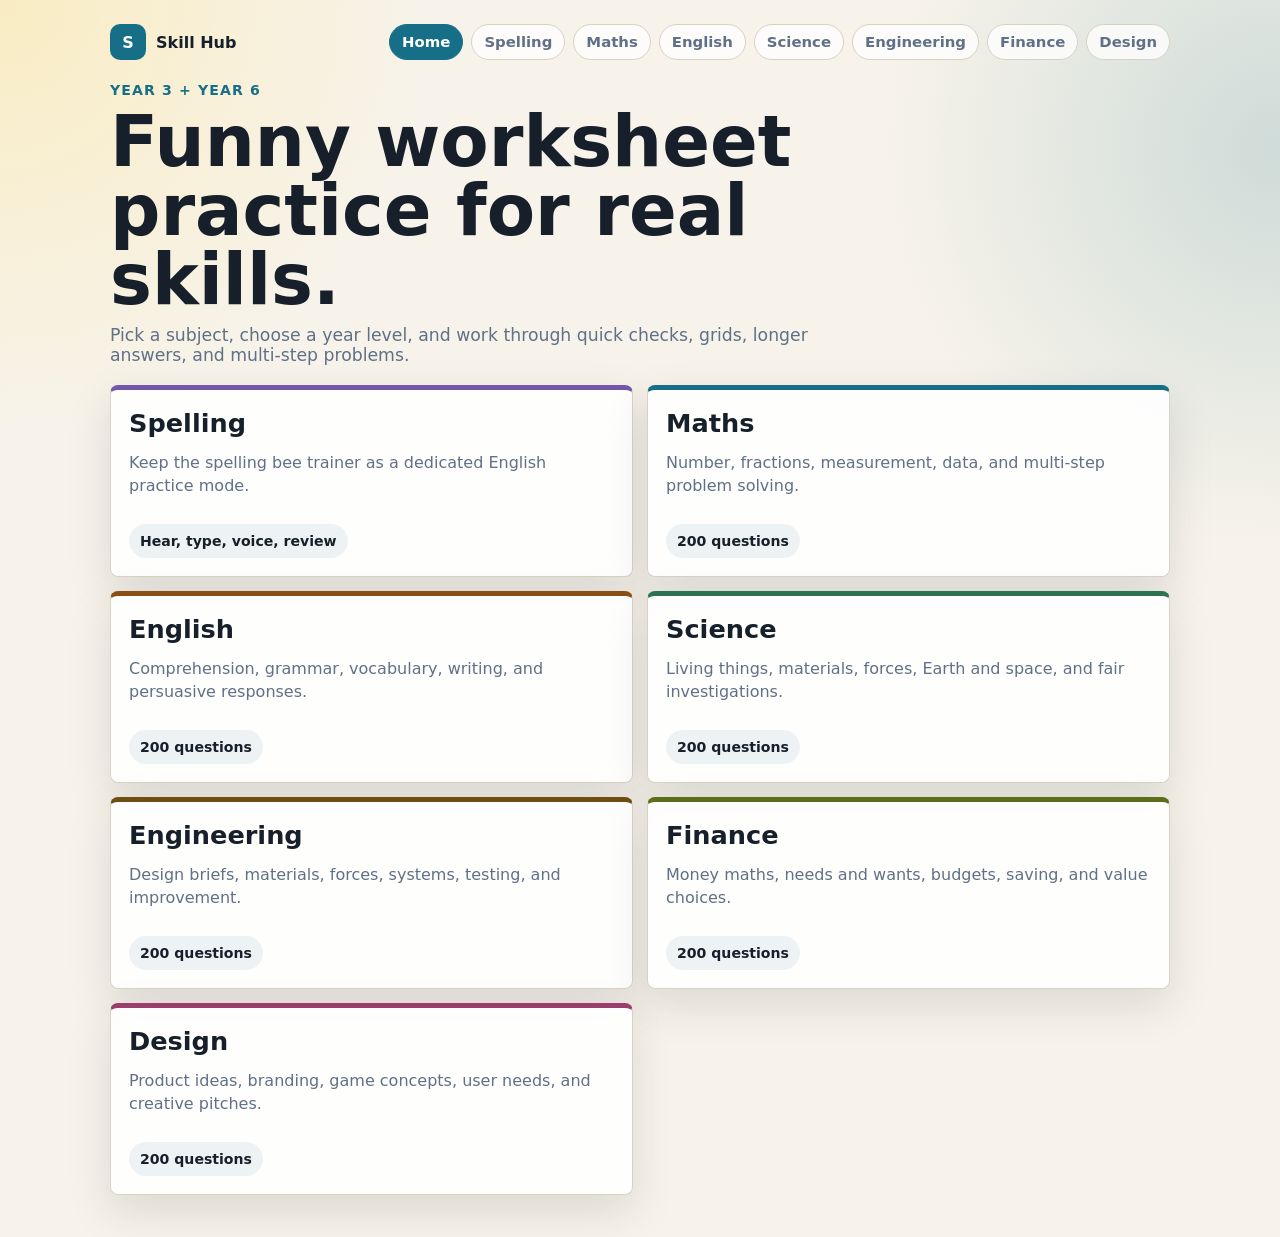
<file: index.html>
<!doctype html>
<html lang="en">
<head>
  <meta charset="utf-8" />
  <meta name="viewport" content="width=device-width, initial-scale=1" />
  <title>Year 3 + Year 6 Skill Hub</title>
  <link rel="stylesheet" href="curriculum.css" />
</head>
<body>
  <main class="shell">
    <header class="topbar">
      <a class="brand" href="index.html">
        <span class="brand-mark">S</span>
        <span>Skill Hub</span>
      </a>
      <nav class="nav" aria-label="Subjects">
        <a class="active" href="index.html">Home</a>
        <a href="spelling.html">Spelling</a>
        <a href="maths.html">Maths</a>
        <a href="english.html">English</a>
        <a href="science.html">Science</a>
        <a href="engineering.html">Engineering</a>
        <a href="finance.html">Finance</a>
        <a href="design.html">Design</a>
      </nav>
    </header>

    <section class="hero">
      <p class="eyebrow">Year 3 + Year 6</p>
      <h1>Funny worksheet practice for real skills.</h1>
      <p class="subhead">Pick a subject, choose a year level, and work through quick checks, grids, longer answers, and multi-step problems.</p>
    </section>

    <section class="subject-grid" aria-label="Subject pages">
      <a class="subject-card spelling" href="spelling.html">
        <strong>Spelling</strong>
        <span>Keep the spelling bee trainer as a dedicated English practice mode.</span>
        <span class="chip">Hear, type, voice, review</span>
      </a>

      <a class="subject-card maths" href="maths.html">
        <strong>Maths</strong>
        <span>Number, fractions, measurement, data, and multi-step problem solving.</span>
        <span class="chip">200 questions</span>
      </a>

      <a class="subject-card english" href="english.html">
        <strong>English</strong>
        <span>Comprehension, grammar, vocabulary, writing, and persuasive responses.</span>
        <span class="chip">200 questions</span>
      </a>

      <a class="subject-card science" href="science.html">
        <strong>Science</strong>
        <span>Living things, materials, forces, Earth and space, and fair investigations.</span>
        <span class="chip">200 questions</span>
      </a>

      <a class="subject-card engineering" href="engineering.html">
        <strong>Engineering</strong>
        <span>Design briefs, materials, forces, systems, testing, and improvement.</span>
        <span class="chip">200 questions</span>
      </a>

      <a class="subject-card finance" href="finance.html">
        <strong>Finance</strong>
        <span>Money maths, needs and wants, budgets, saving, and value choices.</span>
        <span class="chip">200 questions</span>
      </a>

      <a class="subject-card design" href="design.html">
        <strong>Design</strong>
        <span>Product ideas, branding, game concepts, user needs, and creative pitches.</span>
        <span class="chip">200 questions</span>
      </a>
    </section>
  </main>
</body>
</html>
</file>
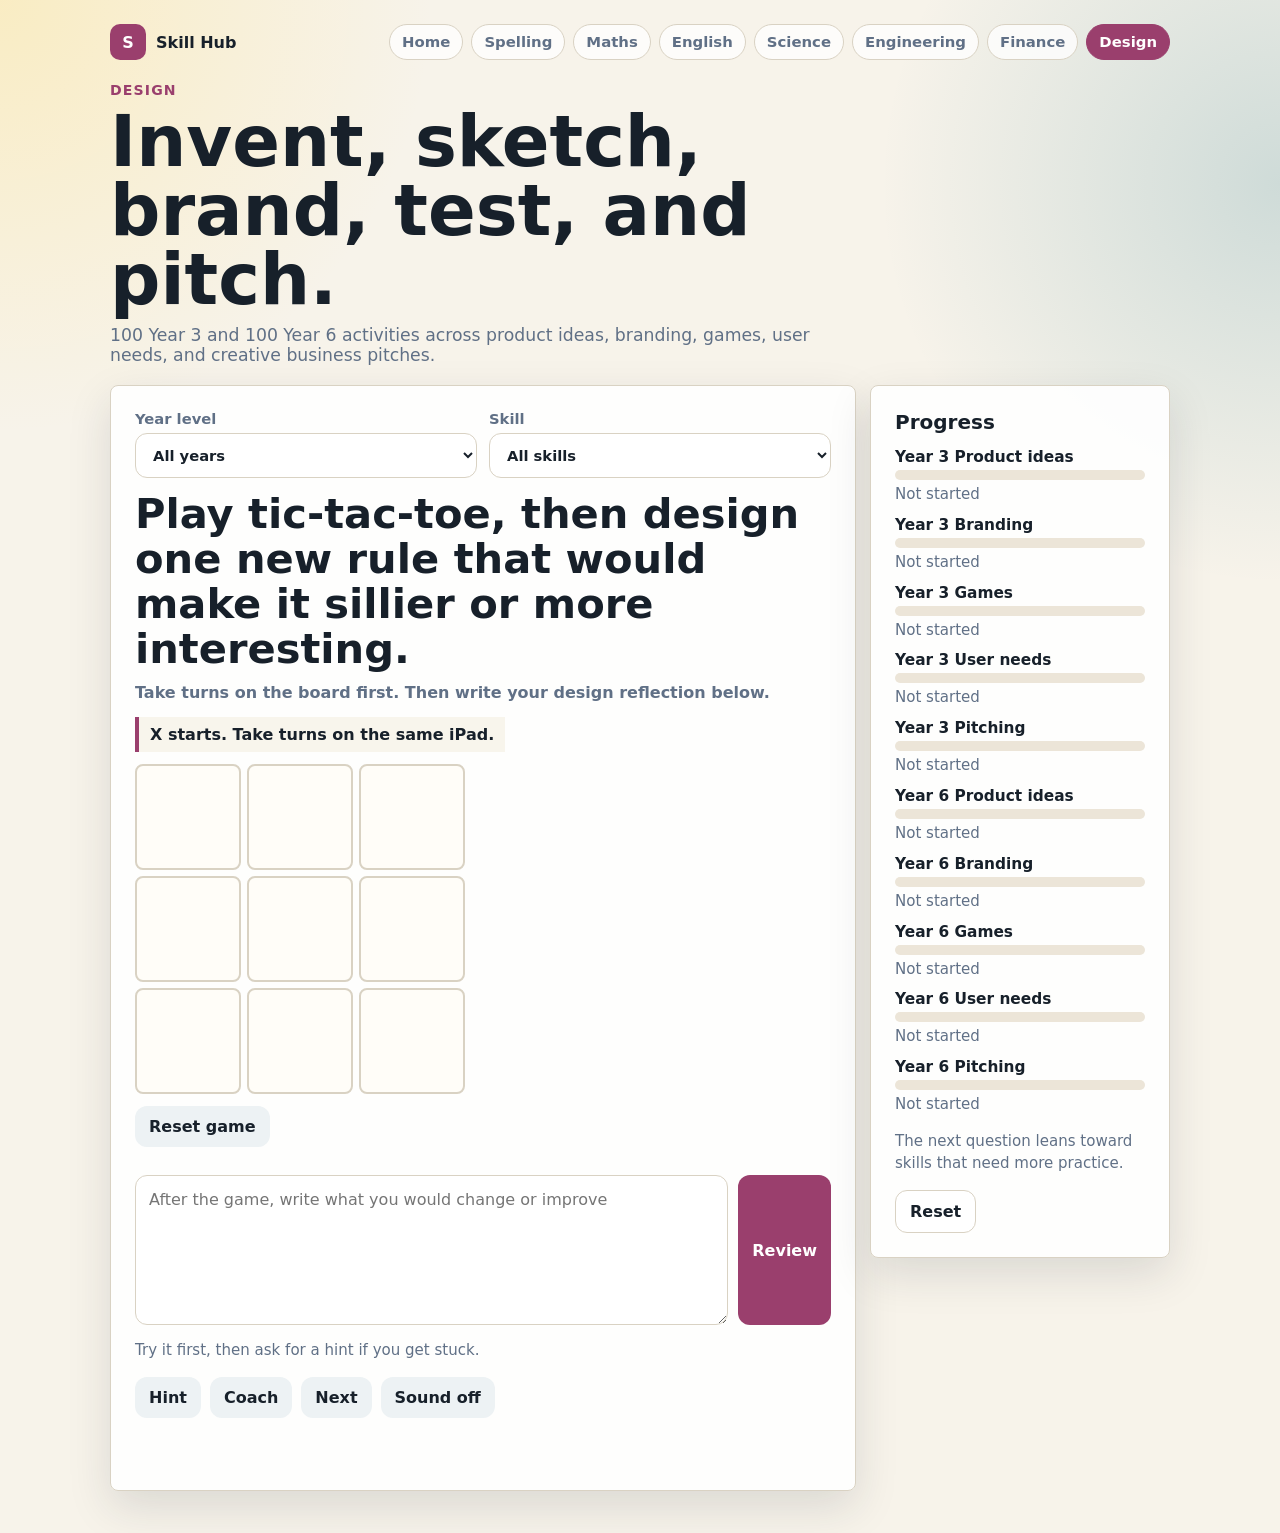
<file: design.html>
<!doctype html>
<html lang="en">
<head>
  <meta charset="utf-8" />
  <meta name="viewport" content="width=device-width, initial-scale=1" />
  <title>Design Practice</title>
  <link rel="stylesheet" href="curriculum.css" />
</head>
<body data-subject="design">
  <div id="celebrationContainer" class="celebration-container"></div>
  <main class="shell">
    <header class="topbar">
      <a class="brand" href="index.html">
        <span class="brand-mark">S</span>
        <span>Skill Hub</span>
      </a>
      <nav class="nav" aria-label="Subjects">
        <a href="index.html">Home</a>
        <a href="spelling.html">Spelling</a>
        <a href="maths.html">Maths</a>
        <a href="english.html">English</a>
        <a href="science.html">Science</a>
        <a href="engineering.html">Engineering</a>
        <a href="finance.html">Finance</a>
        <a class="active" href="design.html">Design</a>
      </nav>
    </header>

    <section class="hero">
      <p class="eyebrow">Design</p>
      <h1>Invent, sketch, brand, test, and pitch.</h1>
      <p class="subhead">100 Year 3 and 100 Year 6 activities across product ideas, branding, games, user needs, and creative business pitches.</p>
    </section>

    <section class="layout">
      <article class="practice-card">
        <div class="controls">
          <label>
            Year level
            <select id="stageSelect">
              <option value="all">All years</option>
              <option value="3">Year 3</option>
              <option value="6">Year 6</option>
            </select>
          </label>
          <label>
            Skill
            <select id="skillSelect"></select>
          </label>
        </div>

        <div id="question" class="question"></div>
        <div id="choices" class="choices"></div>

        <form id="answerForm" class="answer-form" autocomplete="off">
          <input id="answerInput" type="text" autocomplete="off" placeholder="Type your answer" />
          <button class="primary" type="submit">Check</button>
        </form>

        <p id="hint" class="note"></p>
        <div class="button-row">
          <button id="hintBtn" type="button">Hint</button>
          <button id="coachBtn" type="button">Coach</button>
          <button id="nextBtn" type="button">Next</button>
          <button id="soundToggle" type="button">Sound off</button>
        </div>
        <div id="feedback" class="feedback" role="status"></div>
        <div id="coachBox" class="coach-box" hidden></div>
      </article>

      <aside class="panel">
        <h2>Progress</h2>
        <div id="progressList" class="progress-list"></div>
        <p class="note">The next question leans toward skills that need more practice.</p>
        <button id="resetProgressBtn" class="ghost" type="button">Reset</button>
      </aside>
    </section>
  </main>
  <script src="curriculum.js?v=20260616-games"></script>
</body>
</html>
</file>
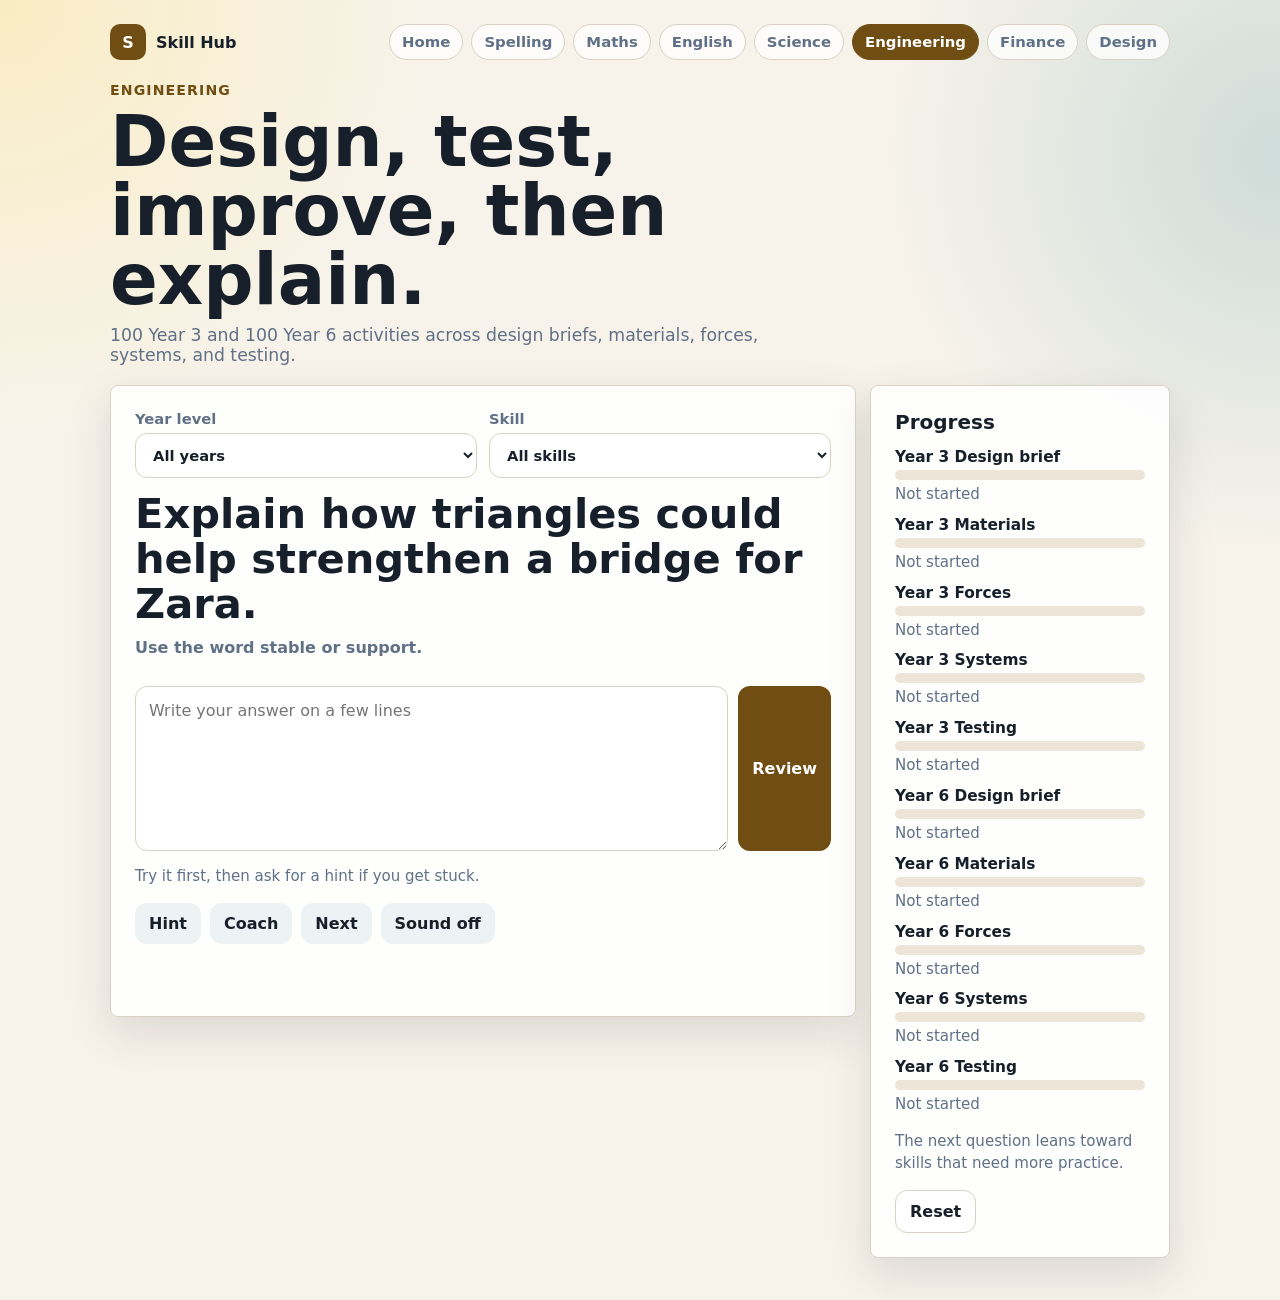
<file: engineering.html>
<!doctype html>
<html lang="en">
<head>
  <meta charset="utf-8" />
  <meta name="viewport" content="width=device-width, initial-scale=1" />
  <title>Engineering Practice</title>
  <link rel="stylesheet" href="curriculum.css" />
</head>
<body data-subject="engineering">
  <div id="celebrationContainer" class="celebration-container"></div>
  <main class="shell">
    <header class="topbar">
      <a class="brand" href="index.html">
        <span class="brand-mark">S</span>
        <span>Skill Hub</span>
      </a>
      <nav class="nav" aria-label="Subjects">
        <a href="index.html">Home</a>
        <a href="spelling.html">Spelling</a>
        <a href="maths.html">Maths</a>
        <a href="english.html">English</a>
        <a href="science.html">Science</a>
        <a class="active" href="engineering.html">Engineering</a>
        <a href="finance.html">Finance</a>
        <a href="design.html">Design</a>
      </nav>
    </header>

    <section class="hero">
      <p class="eyebrow">Engineering</p>
      <h1>Design, test, improve, then explain.</h1>
      <p class="subhead">100 Year 3 and 100 Year 6 activities across design briefs, materials, forces, systems, and testing.</p>
    </section>

    <section class="layout">
      <article class="practice-card">
        <div class="controls">
          <label>
            Year level
            <select id="stageSelect">
              <option value="all">All years</option>
              <option value="3">Year 3</option>
              <option value="6">Year 6</option>
            </select>
          </label>
          <label>
            Skill
            <select id="skillSelect"></select>
          </label>
        </div>

        <div id="question" class="question"></div>
        <div id="choices" class="choices"></div>

        <form id="answerForm" class="answer-form" autocomplete="off">
          <input id="answerInput" type="text" autocomplete="off" placeholder="Type your answer" />
          <button class="primary" type="submit">Check</button>
        </form>

        <p id="hint" class="note"></p>
        <div class="button-row">
          <button id="hintBtn" type="button">Hint</button>
          <button id="coachBtn" type="button">Coach</button>
          <button id="nextBtn" type="button">Next</button>
          <button id="soundToggle" type="button">Sound off</button>
        </div>
        <div id="feedback" class="feedback" role="status"></div>
        <div id="coachBox" class="coach-box" hidden></div>
      </article>

      <aside class="panel">
        <h2>Progress</h2>
        <div id="progressList" class="progress-list"></div>
        <p class="note">The next question leans toward skills that need more practice.</p>
        <button id="resetProgressBtn" class="ghost" type="button">Reset</button>
      </aside>
    </section>
  </main>
  <script src="curriculum.js?v=20260616-games"></script>
</body>
</html>
</file>
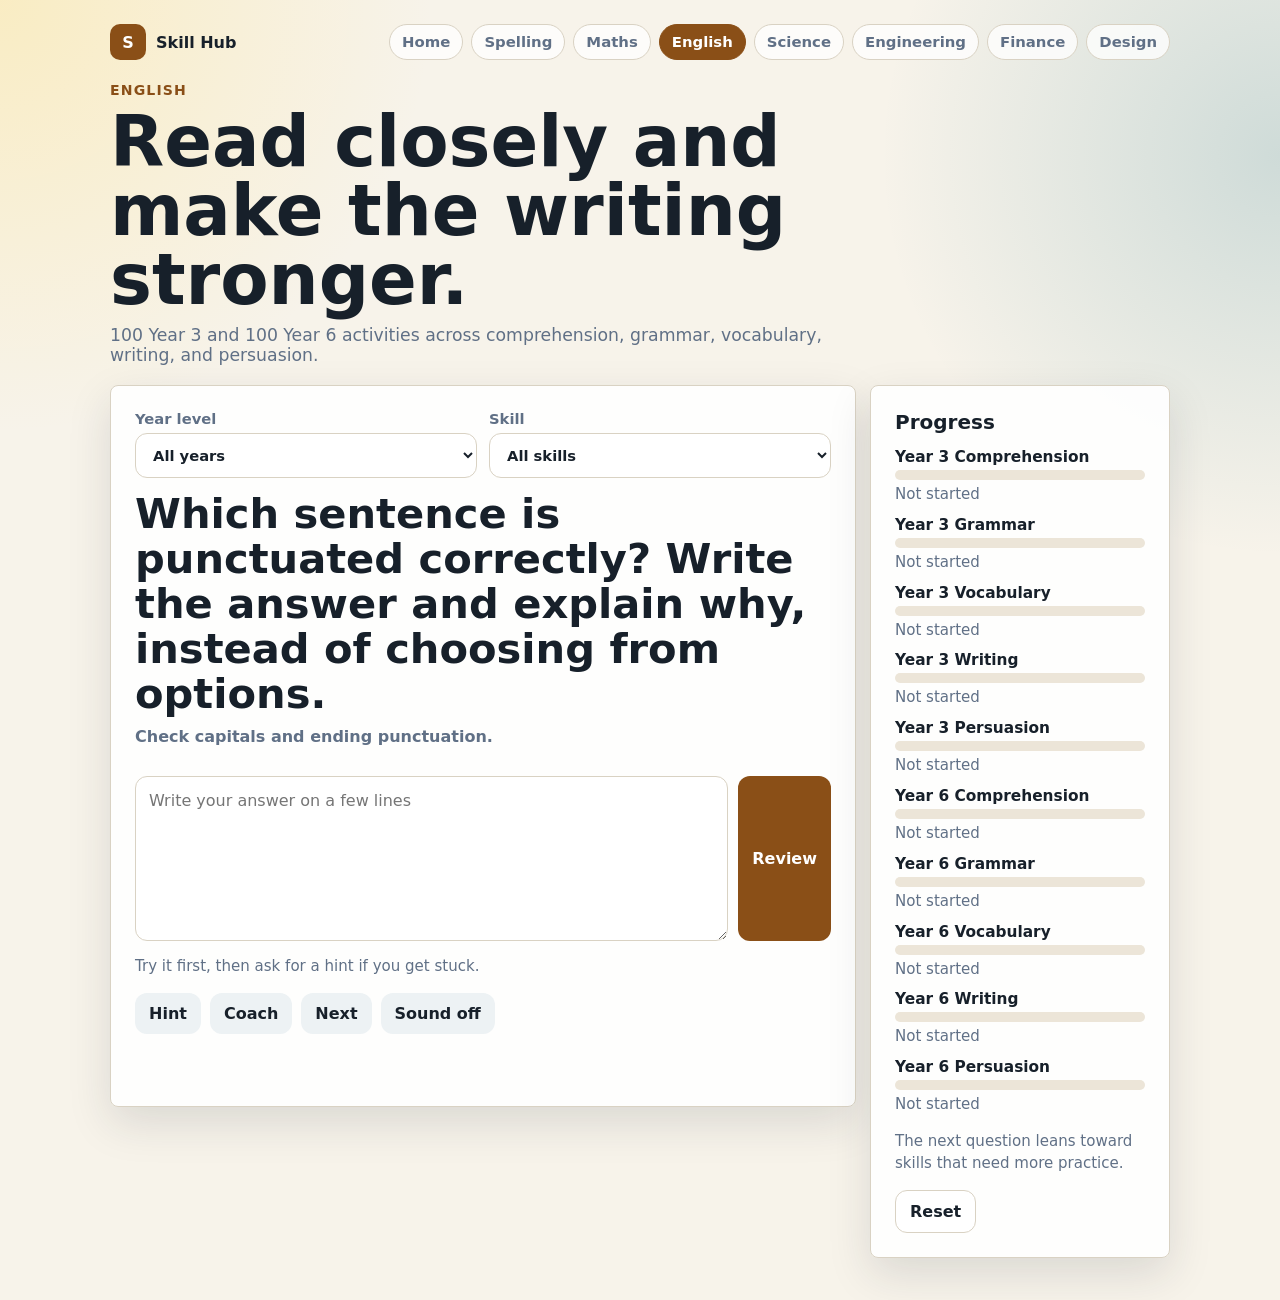
<file: english.html>
<!doctype html>
<html lang="en">
<head>
  <meta charset="utf-8" />
  <meta name="viewport" content="width=device-width, initial-scale=1" />
  <title>English Practice</title>
  <link rel="stylesheet" href="curriculum.css" />
</head>
<body data-subject="english">
  <div id="celebrationContainer" class="celebration-container"></div>
  <main class="shell">
    <header class="topbar">
      <a class="brand" href="index.html">
        <span class="brand-mark">S</span>
        <span>Skill Hub</span>
      </a>
      <nav class="nav" aria-label="Subjects">
        <a href="index.html">Home</a>
        <a href="spelling.html">Spelling</a>
        <a href="maths.html">Maths</a>
        <a class="active" href="english.html">English</a>
        <a href="science.html">Science</a>
        <a href="engineering.html">Engineering</a>
        <a href="finance.html">Finance</a>
        <a href="design.html">Design</a>
      </nav>
    </header>

    <section class="hero">
      <p class="eyebrow">English</p>
      <h1>Read closely and make the writing stronger.</h1>
      <p class="subhead">100 Year 3 and 100 Year 6 activities across comprehension, grammar, vocabulary, writing, and persuasion.</p>
    </section>

    <section class="layout">
      <article class="practice-card">
        <div class="controls">
          <label>
            Year level
            <select id="stageSelect">
              <option value="all">All years</option>
              <option value="3">Year 3</option>
              <option value="6">Year 6</option>
            </select>
          </label>
          <label>
            Skill
            <select id="skillSelect"></select>
          </label>
        </div>

        <div id="question" class="question"></div>
        <div id="choices" class="choices"></div>

        <form id="answerForm" class="answer-form" autocomplete="off">
          <input id="answerInput" type="text" autocomplete="off" placeholder="Type your answer" />
          <button class="primary" type="submit">Check</button>
        </form>

        <p id="hint" class="note"></p>
        <div class="button-row">
          <button id="hintBtn" type="button">Hint</button>
          <button id="coachBtn" type="button">Coach</button>
          <button id="nextBtn" type="button">Next</button>
          <button id="soundToggle" type="button">Sound off</button>
        </div>
        <div id="feedback" class="feedback" role="status"></div>
        <div id="coachBox" class="coach-box" hidden></div>
      </article>

      <aside class="panel">
        <h2>Progress</h2>
        <div id="progressList" class="progress-list"></div>
        <p class="note">The next question leans toward skills that need more practice.</p>
        <button id="resetProgressBtn" class="ghost" type="button">Reset</button>
      </aside>
    </section>
  </main>
  <script src="curriculum.js?v=20260616-games"></script>
</body>
</html>
</file>
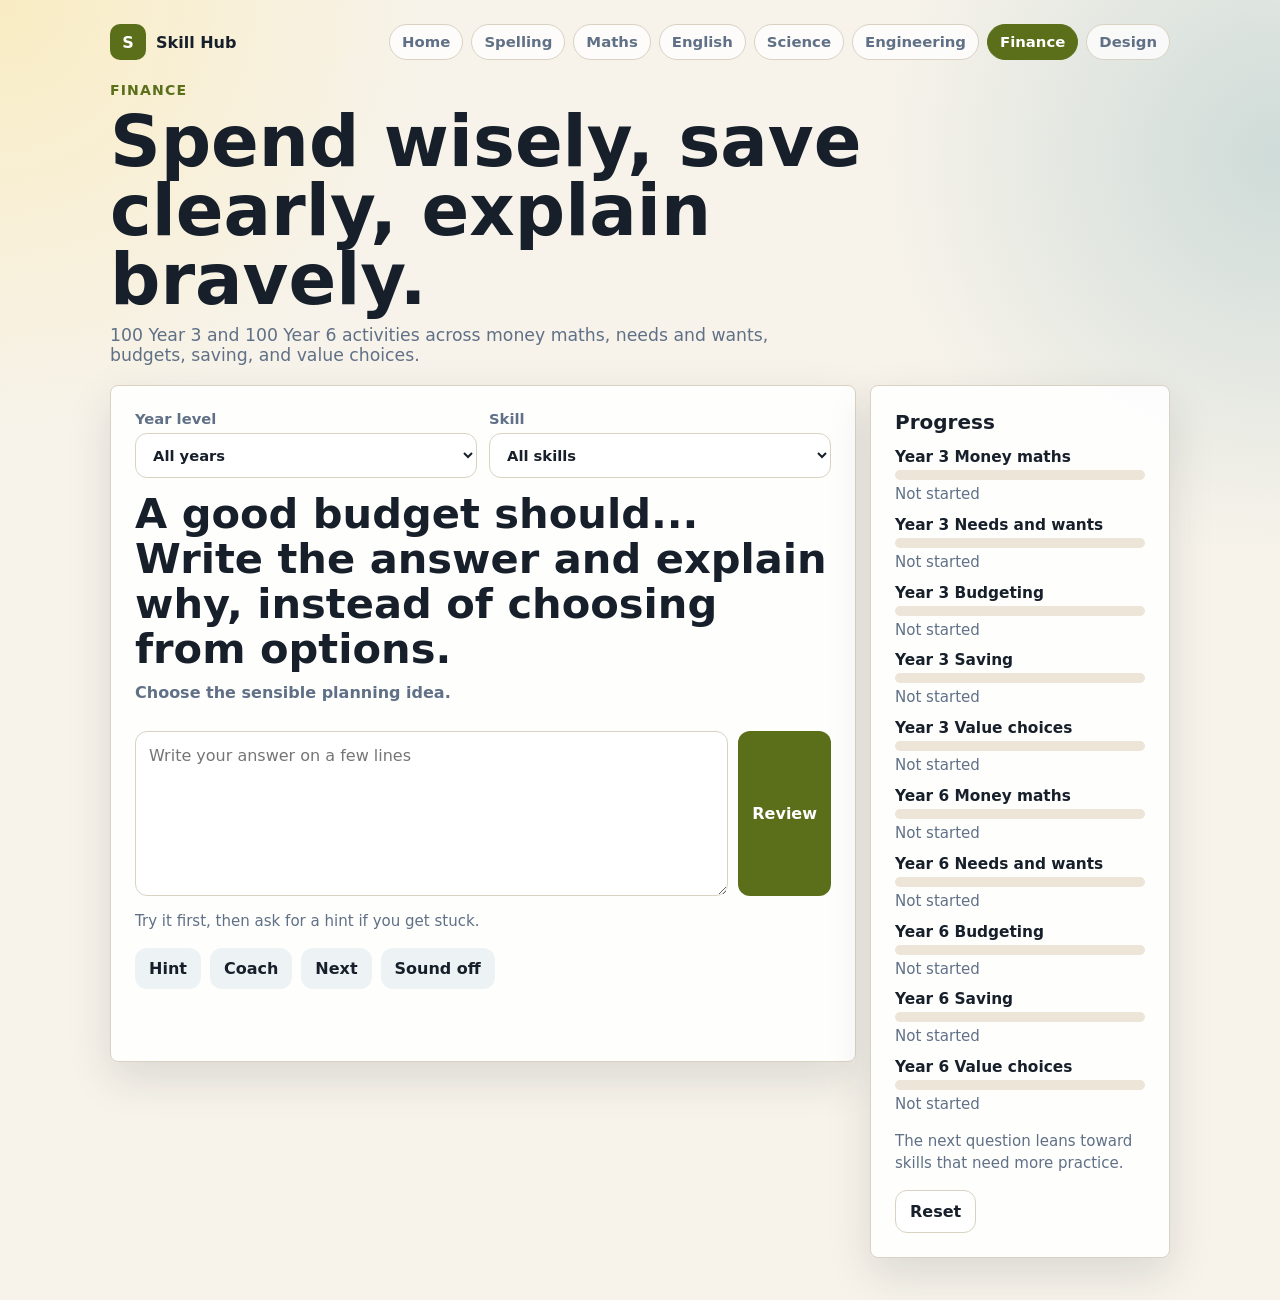
<file: finance.html>
<!doctype html>
<html lang="en">
<head>
  <meta charset="utf-8" />
  <meta name="viewport" content="width=device-width, initial-scale=1" />
  <title>Finance Practice</title>
  <link rel="stylesheet" href="curriculum.css" />
</head>
<body data-subject="finance">
  <div id="celebrationContainer" class="celebration-container"></div>
  <main class="shell">
    <header class="topbar">
      <a class="brand" href="index.html">
        <span class="brand-mark">S</span>
        <span>Skill Hub</span>
      </a>
      <nav class="nav" aria-label="Subjects">
        <a href="index.html">Home</a>
        <a href="spelling.html">Spelling</a>
        <a href="maths.html">Maths</a>
        <a href="english.html">English</a>
        <a href="science.html">Science</a>
        <a href="engineering.html">Engineering</a>
        <a class="active" href="finance.html">Finance</a>
        <a href="design.html">Design</a>
      </nav>
    </header>

    <section class="hero">
      <p class="eyebrow">Finance</p>
      <h1>Spend wisely, save clearly, explain bravely.</h1>
      <p class="subhead">100 Year 3 and 100 Year 6 activities across money maths, needs and wants, budgets, saving, and value choices.</p>
    </section>

    <section class="layout">
      <article class="practice-card">
        <div class="controls">
          <label>
            Year level
            <select id="stageSelect">
              <option value="all">All years</option>
              <option value="3">Year 3</option>
              <option value="6">Year 6</option>
            </select>
          </label>
          <label>
            Skill
            <select id="skillSelect"></select>
          </label>
        </div>

        <div id="question" class="question"></div>
        <div id="choices" class="choices"></div>

        <form id="answerForm" class="answer-form" autocomplete="off">
          <input id="answerInput" type="text" inputmode="decimal" autocomplete="off" placeholder="Type your answer" />
          <button class="primary" type="submit">Check</button>
        </form>

        <p id="hint" class="note"></p>
        <div class="button-row">
          <button id="hintBtn" type="button">Hint</button>
          <button id="coachBtn" type="button">Coach</button>
          <button id="nextBtn" type="button">Next</button>
          <button id="soundToggle" type="button">Sound off</button>
        </div>
        <div id="feedback" class="feedback" role="status"></div>
        <div id="coachBox" class="coach-box" hidden></div>
      </article>

      <aside class="panel">
        <h2>Progress</h2>
        <div id="progressList" class="progress-list"></div>
        <p class="note">The next question leans toward skills that need more practice.</p>
        <button id="resetProgressBtn" class="ghost" type="button">Reset</button>
      </aside>
    </section>
  </main>
  <script src="curriculum.js?v=20260616-games"></script>
</body>
</html>
</file>
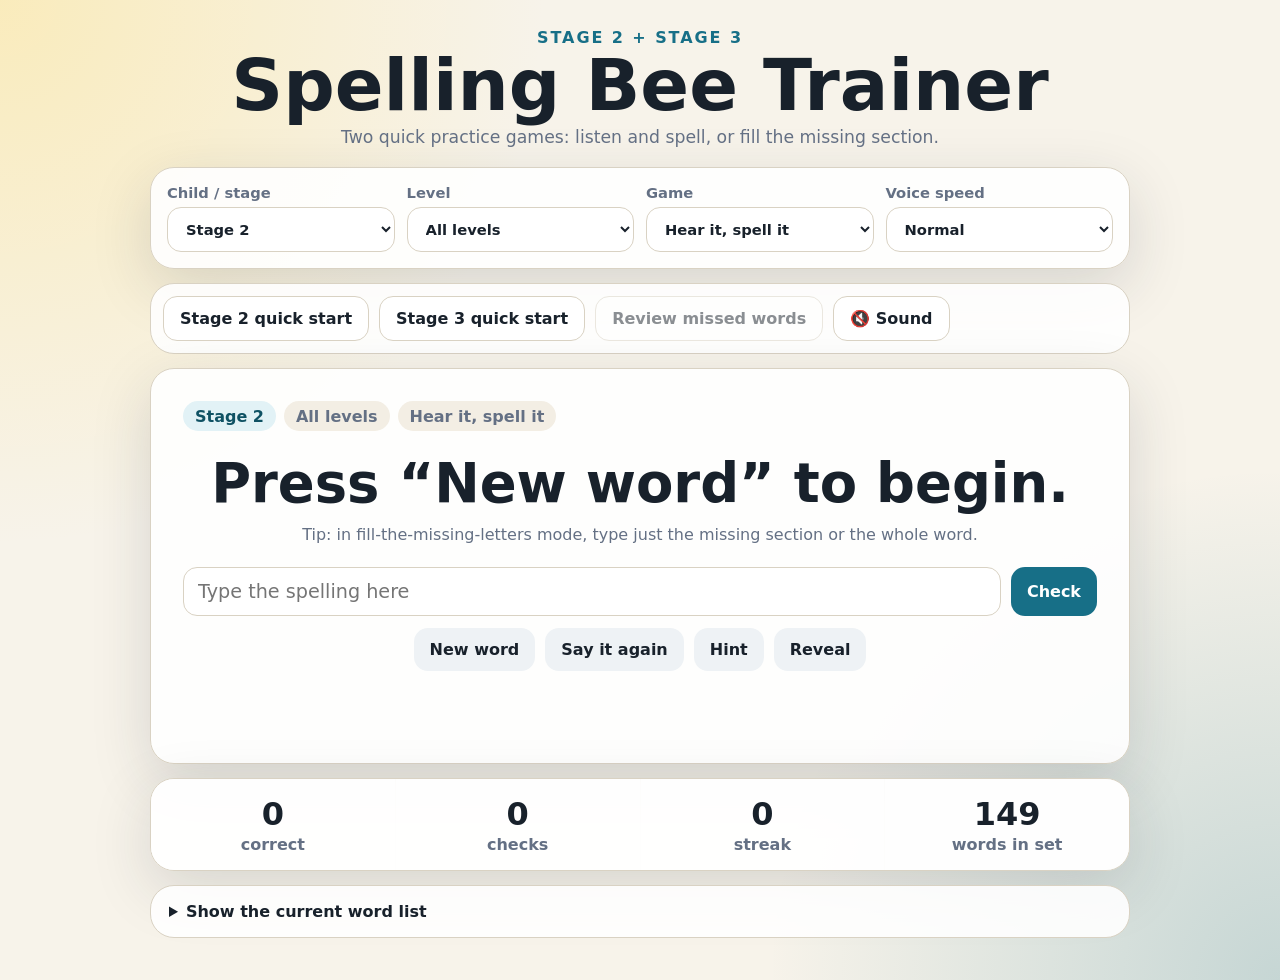
<file: index-updated-ipad-voice.html>
<!doctype html>
<html lang="en">
<head>
  <meta charset="utf-8" />
  <meta name="viewport" content="width=device-width, initial-scale=1" />
  <title>Spelling Bee Trainer</title>
  <style>
:root {
  color-scheme: light;
  --bg: #f7f3ea;
  --panel: #ffffff;
  --ink: #18212b;
  --muted: #647084;
  --line: #d9d2c3;
  --accent: #176f87;
  --accent-dark: #0f5264;
  --good: #0d7a4f;
  --bad: #b13d2b;
  --warn: #8b6508;
  --shadow: 0 18px 60px rgba(32, 42, 55, 0.15);
}

* {
  box-sizing: border-box;
}

body {
  margin: 0;
  min-height: 100vh;
  font-family: system-ui, -apple-system, BlinkMacSystemFont, "Segoe UI", sans-serif;
  background:
    radial-gradient(circle at top left, rgba(255, 221, 102, 0.35), transparent 34rem),
    radial-gradient(circle at bottom right, rgba(23, 111, 135, 0.22), transparent 32rem),
    var(--bg);
  color: var(--ink);
}

button,
select,
input {
  font: inherit;
}

button,
select {
  cursor: pointer;
}

.app-shell {
  width: min(980px, calc(100vw - 28px));
  margin: 0 auto;
  padding: 28px 0 42px;
}

.hero {
  text-align: center;
  margin-bottom: 20px;
}

.eyebrow {
  margin: 0;
  color: var(--accent);
  font-weight: 800;
  letter-spacing: 0.12em;
  text-transform: uppercase;
}

h1 {
  margin: 4px 0 8px;
  font-size: clamp(2.4rem, 6vw, 4.5rem);
  line-height: 0.95;
}

.subhead {
  margin: 0 auto;
  color: var(--muted);
  max-width: 620px;
  font-size: 1.08rem;
}

.controls,
.quick-links,
.stats,
.card,
.word-list-panel {
  border: 1px solid var(--line);
  background: rgba(255, 255, 255, 0.9);
  border-radius: 24px;
  box-shadow: var(--shadow);
}

.controls {
  display: grid;
  grid-template-columns: repeat(4, minmax(0, 1fr));
  gap: 12px;
  padding: 16px;
}

.controls label {
  display: grid;
  gap: 6px;
  color: var(--muted);
  font-size: 0.92rem;
  font-weight: 700;
}

select,
input {
  width: 100%;
  border: 1px solid var(--line);
  border-radius: 14px;
  padding: 12px 14px;
  background: #fff;
  color: var(--ink);
}

select:focus,
input:focus,
button:focus-visible {
  outline: 3px solid rgba(23, 111, 135, 0.28);
  outline-offset: 2px;
}

.quick-links {
  display: flex;
  flex-wrap: wrap;
  gap: 10px;
  padding: 12px;
  margin: 14px 0;
  box-shadow: none;
}

.card {
  padding: clamp(18px, 4vw, 32px);
}

.meta-row {
  display: flex;
  flex-wrap: wrap;
  gap: 8px;
  margin-bottom: 18px;
}

.badge {
  display: inline-flex;
  align-items: center;
  min-height: 30px;
  border-radius: 999px;
  padding: 5px 12px;
  background: #e2f2f6;
  color: var(--accent-dark);
  font-weight: 800;
}

.badge.muted {
  background: #f3eee4;
  color: var(--muted);
}

.prompt {
  min-height: 68px;
  display: flex;
  align-items: center;
  justify-content: center;
  text-align: center;
  font-size: clamp(1.7rem, 5vw, 3.4rem);
  font-weight: 900;
  line-height: 1.05;
}

.masked-word {
  margin: 10px auto 14px;
  padding: 18px 16px;
  border-radius: 18px;
  background: #f6f8fb;
  border: 1px dashed #aeb8c4;
  text-align: center;
  font-size: clamp(2rem, 7vw, 4rem);
  font-weight: 900;
  letter-spacing: 0.12em;
  word-break: break-word;
}

.hint {
  min-height: 24px;
  text-align: center;
  color: var(--muted);
  margin: 8px 0 18px;
}

.answer-form {
  display: grid;
  grid-template-columns: 1fr auto;
  gap: 10px;
  margin-bottom: 12px;
}

.answer-form input {
  font-size: 1.2rem;
}

button {
  border: 0;
  border-radius: 14px;
  padding: 12px 16px;
  background: #eef2f5;
  color: var(--ink);
  font-weight: 800;
}

button:hover:not(:disabled) {
  transform: translateY(-1px);
}

button:disabled {
  cursor: not-allowed;
  opacity: 0.5;
}

button.primary {
  color: #fff;
  background: var(--accent);
}

button.primary:hover:not(:disabled) {
  background: var(--accent-dark);
}

button.ghost {
  background: #fff;
  border: 1px solid var(--line);
}

.button-row {
  display: flex;
  flex-wrap: wrap;
  gap: 10px;
  justify-content: center;
}

.feedback {
  min-height: 42px;
  margin-top: 18px;
  text-align: center;
  font-size: 1.25rem;
  font-weight: 900;
}

.feedback.good {
  color: var(--good);
}

.feedback.bad {
  color: var(--bad);
}

.feedback.warn {
  color: var(--warn);
}

.stats {
  display: grid;
  grid-template-columns: repeat(4, minmax(0, 1fr));
  gap: 1px;
  margin-top: 14px;
  overflow: hidden;
}

.stats div {
  background: rgba(255, 255, 255, 0.78);
  padding: 16px;
  display: grid;
  place-items: center;
  gap: 2px;
  text-align: center;
}

.stats strong {
  font-size: 2rem;
}

.stats span {
  color: var(--muted);
  font-weight: 700;
}

.word-list-panel {
  margin-top: 14px;
  padding: 16px 18px;
  box-shadow: none;
}

.word-list-panel summary {
  cursor: pointer;
  font-weight: 900;
}

.word-list {
  display: flex;
  flex-wrap: wrap;
  gap: 8px;
  margin-top: 14px;
}

.word-chip {
  border-radius: 999px;
  background: #f4f1eb;
  padding: 6px 10px;
  color: var(--muted);
  font-weight: 700;
}

.sr-only {
  position: absolute;
  width: 1px;
  height: 1px;
  padding: 0;
  margin: -1px;
  overflow: hidden;
  clip: rect(0, 0, 0, 0);
  white-space: nowrap;
  border: 0;
}

.celebration-container {
  position: fixed;
  top: 0;
  left: 0;
  width: 100%;
  height: 100%;
  pointer-events: none;
  overflow: hidden;
  z-index: 9999;
}

.confetti {
  position: absolute;
  width: 10px;
  height: 10px;
  background: #4CAF50;
  pointer-events: none;
}

.confetti.type-0 { background: #FF6B6B; }
.confetti.type-1 { background: #4ECDC4; }
.confetti.type-2 { background: #FFE66D; }
.confetti.type-3 { background: #95E1D3; }
.confetti.type-4 { background: #F38181; }
.confetti.type-5 { background: #AA96DA; }

@keyframes fall {
  to {
    transform: translateY(100vh) rotate(720deg);
    opacity: 0;
  }
}

@keyframes spin {
  to {
    transform: rotate(360deg);
  }
}

.confetti {
  animation: fall 2.5s ease-in forwards;
}

.celebration-emoji {
  position: absolute;
  font-size: 3rem;
  pointer-events: none;
  animation: bounce-and-fade 1.5s ease-out forwards;
}

@keyframes bounce-and-fade {
  0% {
    opacity: 1;
    transform: translateY(0) scale(1);
  }
  50% {
    transform: translateY(-60px) scale(1.2);
  }
  100% {
    opacity: 0;
    transform: translateY(-120px) scale(0.8);
  }
}

.stat-bounce {
  animation: stat-pulse 0.4s ease-out;
}

@keyframes stat-pulse {
  0% {
    transform: scale(1);
  }
  50% {
    transform: scale(1.3);
  }
  100% {
    transform: scale(1);
  }
}

@media (max-width: 760px) {
  .controls,
  .stats {
    grid-template-columns: repeat(2, minmax(0, 1fr));
  }

  .answer-form {
    grid-template-columns: 1fr;
  }

  .button-row,
  .quick-links {
    display: grid;
    grid-template-columns: 1fr;
  }
}

@media (max-width: 440px) {
  .controls,
  .stats {
    grid-template-columns: 1fr;
  }
}

</style>
</head>
<body>
  <div id="celebrationContainer" class="celebration-container"></div>
  <main class="app-shell">
    <header class="hero">
      <p class="eyebrow">Stage 2 + Stage 3</p>
      <h1>Spelling Bee Trainer</h1>
      <p class="subhead">Two quick practice games: listen and spell, or fill the missing section.</p>
    </header>

    <section class="controls" aria-label="Practice settings">
      <label>
        Child / stage
        <select id="stageSelect">
          <option value="2">Stage 2</option>
          <option value="3">Stage 3</option>
        </select>
      </label>

      <label>
        Level
        <select id="levelSelect">
          <option value="all">All levels</option>
          <option value="1">Level 1</option>
          <option value="2">Level 2</option>
          <option value="3">Level 3</option>
          <option value="4">Level 4</option>
          <option value="5">Level 5</option>
        </select>
      </label>

      <label>
        Game
        <select id="modeSelect">
          <option value="spell">Hear it, spell it</option>
          <option value="missing">Fill the missing letters</option>
          <option value="mix">Mix both games</option>
        </select>
      </label>

      <label>
        Voice speed
        <select id="speedSelect">
          <option value="0.75">Slow</option>
          <option value="0.9" selected>Normal</option>
          <option value="1.05">Fast</option>
        </select>
      </label>
    </section>

    <section class="quick-links" aria-label="Quick stage links">
      <button type="button" class="ghost" data-jump-stage="2">Stage 2 quick start</button>
      <button type="button" class="ghost" data-jump-stage="3">Stage 3 quick start</button>
      <button type="button" class="ghost" id="missedBtn" disabled>Review missed words</button>
      <button type="button" class="ghost" id="soundToggle" title="Toggle sound effects (currently off)">🔇 Sound</button>
    </section>

    <section class="card" aria-live="polite">
      <div class="meta-row">
        <span id="stageBadge" class="badge">Stage 2</span>
        <span id="levelBadge" class="badge muted">All levels</span>
        <span id="modeBadge" class="badge muted">Hear it, spell it</span>
      </div>

      <div id="prompt" class="prompt">Press “New word” to begin.</div>
      <div id="maskedWord" class="masked-word" hidden></div>
      <p id="hint" class="hint">Tip: in fill-the-missing-letters mode, type just the missing section or the whole word.</p>

      <form id="answerForm" class="answer-form" autocomplete="off">
        <label class="sr-only" for="answerInput">Your answer</label>
        <input id="answerInput" type="text" inputmode="text" autocomplete="off" autocapitalize="none" spellcheck="false" placeholder="Type the spelling here" />
        <button type="submit" class="primary">Check</button>
      </form>

      <div class="button-row">
        <button type="button" id="newWordBtn">New word</button>
        <button type="button" id="speakBtn">Say it again</button>
        <button type="button" id="hintBtn">Hint</button>
        <button type="button" id="revealBtn">Reveal</button>
      </div>

      <div id="feedback" class="feedback" role="status"></div>
    </section>

    <section class="stats" aria-label="Practice stats">
      <div>
        <strong id="correctCount">0</strong>
        <span>correct</span>
      </div>
      <div>
        <strong id="tryCount">0</strong>
        <span>checks</span>
      </div>
      <div>
        <strong id="streakCount">0</strong>
        <span>streak</span>
      </div>
      <div>
        <strong id="poolCount">0</strong>
        <span>words in set</span>
      </div>
    </section>

    <details class="word-list-panel">
      <summary>Show the current word list</summary>
      <div id="wordList" class="word-list"></div>
    </details>
  </main>

  <script>
// Word bank transcribed from the Stage 2 and Stage 3 spelling bee sheets.
// Edit this file if you spot a typo on the printed sheets.
window.WORD_BANK = {
  "2": {
    label: "Stage 2",
    levels: {
      "1": [
        "bang", "chin", "snow", "black", "mint", "song", "race", "team",
        "party", "storm", "rash", "left", "sky", "shoe", "start", "sheep",
        "tail", "paint", "spoon", "fair", "wild", "space", "meat", "party",
        "goat", "stage", "story", "fork", "total", "stamp", "lime", "letter", "barn"
      ],
      "2": [
        "sumo", "puck", "inlet", "Peru", "talent", "strum", "orbit", "yelp",
        "young", "vase", "marble", "basket", "cabin", "broad", "antler", "dawn",
        "tower", "France", "thunder", "salad", "worm", "title", "tact", "spine",
        "holy", "skill", "mince", "vine", "zest", "royal", "trust", "Norway", "stage"
      ],
      "3": [
        "coupon", "balance", "strange", "survey", "tantrum", "quiver", "voice", "rissole",
        "thirsty", "onion", "sugar", "Saturn", "oblong", "statue", "author", "Brazil",
        "myth", "wrist", "picture", "canyon", "require", "quickly", "practical", "mammal",
        "landscape", "cotton", "thought", "fourteen", "awful", "afford", "history", "argue", "creative"
      ],
      "4": [
        "beautiful", "apology", "certificate", "antelope", "maximum", "mischief", "luggage", "naughty",
        "texture", "margarine", "caution", "negotiate", "polyester", "appetite", "divisible", "medley",
        "tranquil", "drought", "Europe", "forfeit", "rhombus", "platoon", "ache", "influenza",
        "mosquito", "pursuit", "receive", "patience", "reindeer"
      ],
      "5": [
        "centaur", "ecstasy", "besiege", "amateur", "Paraguay", "critique", "deodorant", "plateau",
        "precipice", "antonym", "brioche", "righteous", "tertiary", "tenacious", "camellia", "superstitious",
        "meringue", "Zimbabwe", "euphemism", "pandemonium", "peripheral", "abseiling", "seismology"
      ]
    }
  },
  "3": {
    label: "Stage 3",
    levels: {
      "1": [
        "bowl", "corn", "lake", "many", "owl", "rain", "river", "Rome",
        "storm", "vote", "round", "shoe", "sale", "surf", "taxi", "vote",
        "skim", "sleep", "inside", "green", "goat", "farmer", "church", "click",
        "Japan", "brain", "ace", "army", "France", "jelly", "smile"
      ],
      "2": [
        "forty", "guess", "video", "further", "script", "idol", "giant", "ambush",
        "cyclone", "breakfast", "energy", "engine", "bushwalking", "holiday", "suffix", "fencing",
        "goggles", "fraction", "iceberg", "mushroom", "rodeo", "health", "lounge", "grammar",
        "Britain", "stencil", "salami", "captain", "theme", "mirror", "instead"
      ],
      "3": [
        "president", "metallic", "clearance", "Uluru", "cautious", "paramedic", "carnivore", "umbrella",
        "royalty", "tentacle", "violence", "phantom", "protein", "archery", "calculator", "typhoon",
        "Pakistan", "wallaroo", "nourish", "cautious", "substantial", "urgency", "recognition", "amusement",
        "athletics", "lifeguard", "restaurant", "terrify", "balcony", "abdomen", "pedestal"
      ],
      "4": [
        "counterfeit", "deliberately", "conspiracy", "delinquent", "controversial", "distraught", "jeopardy",
        "inflammation", "intuition", "marvellous", "vulnerable", "parenthesis", "moustache", "magnesium",
        "literature", "Antarctica", "chemistry", "concussion", "equestrian", "toboggan"
      ],
      "5": [
        "buoyant", "cologne", "iridescent", "pharmaceutical", "paradigm", "liaison", "picturesque", "crustacean",
        "Guatemala", "continuum", "gymkhana", "spinnaker", "saboteur", "hieroglyphics", "ratatouille", "subpoena",
        "connoisseur", "courgette", "rheumatism", "effervescent"
      ]
    }
  }
};

</script>
  <script>
(() => {
  "use strict";

  // Sound effects using Web Audio API
  const sounds = {
    soundEnabled: false, // Muted by default for iPad
    
    playSuccess() {
      if (!this.soundEnabled) return;
      try {
        const audioContext = new (window.AudioContext || window.webkitAudioContext)();
        const now = audioContext.currentTime;
        
        // Create a pleasant "ding" sound
        const osc = audioContext.createOscillator();
        const gain = audioContext.createGain();
        
        osc.connect(gain);
        gain.connect(audioContext.destination);
        
        osc.frequency.setValueAtTime(800, now);
        osc.frequency.exponentialRampToValueAtTime(1200, now + 0.1);
        
        gain.gain.setValueAtTime(0.3, now);
        gain.gain.exponentialRampToValueAtTime(0.01, now + 0.3);
        
        osc.start(now);
        osc.stop(now + 0.3);
      } catch (e) {
        console.warn("Could not play success sound", e);
      }
    },
    
    playError() {
      if (!this.soundEnabled) return;
      try {
        const audioContext = new (window.AudioContext || window.webkitAudioContext)();
        const now = audioContext.currentTime;
        
        // Create an annoying "buzzer" sound
        const osc = audioContext.createOscillator();
        const gain = audioContext.createGain();
        
        osc.connect(gain);
        gain.connect(audioContext.destination);
        
        // Alternating frequency for annoying effect
        osc.frequency.setValueAtTime(300, now);
        osc.frequency.setValueAtTime(400, now + 0.1);
        osc.frequency.setValueAtTime(300, now + 0.2);
        
        gain.gain.setValueAtTime(0.2, now);
        gain.gain.exponentialRampToValueAtTime(0.01, now + 0.3);
        
        osc.start(now);
        osc.stop(now + 0.3);
      } catch (e) {
        console.warn("Could not play error sound", e);
      }
    }
  };

  // Celebration effects
  const celebration = {
    celebrationEmojis: ['🎉', '⭐', '🎊', '✨', '🏆', '👏'],
    
    createConfetti() {
      const container = document.querySelector('#celebrationContainer');
      const confettiCount = 30;
      
      for (let i = 0; i < confettiCount; i++) {
        const confetti = document.createElement('div');
        confetti.className = `confetti type-${i % 6}`;
        confetti.style.left = Math.random() * 100 + '%';
        confetti.style.top = '-10px';
        confetti.style.delay = (Math.random() * 0.3) + 'ms';
        confetti.style.duration = (2.5 + Math.random() * 0.5) + 's';
        confetti.style.transform = `rotate(${Math.random() * 360}deg)`;
        
        container.appendChild(confetti);
        
        setTimeout(() => confetti.remove(), 3000);
      }
    },
    
    createEmojis() {
      const container = document.querySelector('#celebrationContainer');
      const emojiCount = 3;
      
      for (let i = 0; i < emojiCount; i++) {
        const emoji = document.createElement('div');
        emoji.className = 'celebration-emoji';
        emoji.textContent = this.celebrationEmojis[Math.floor(Math.random() * this.celebrationEmojis.length)];
        emoji.style.left = (30 + Math.random() * 40) + '%';
        emoji.style.top = '50%';
        emoji.style.animationDelay = (i * 0.15) + 's';
        
        container.appendChild(emoji);
        
        setTimeout(() => emoji.remove(), 1500);
      }
    },
    
    celebrate() {
      this.createConfetti();
      this.createEmojis();
      sounds.playSuccess();
    },
    
    notifyError() {
      sounds.playError();
    }
  };

  const els = {
    stageSelect: document.querySelector("#stageSelect"),
    levelSelect: document.querySelector("#levelSelect"),
    modeSelect: document.querySelector("#modeSelect"),
    speedSelect: document.querySelector("#speedSelect"),
    stageBadge: document.querySelector("#stageBadge"),
    levelBadge: document.querySelector("#levelBadge"),
    modeBadge: document.querySelector("#modeBadge"),
    prompt: document.querySelector("#prompt"),
    maskedWord: document.querySelector("#maskedWord"),
    hint: document.querySelector("#hint"),
    form: document.querySelector("#answerForm"),
    input: document.querySelector("#answerInput"),
    feedback: document.querySelector("#feedback"),
    newWordBtn: document.querySelector("#newWordBtn"),
    speakBtn: document.querySelector("#speakBtn"),
    hintBtn: document.querySelector("#hintBtn"),
    revealBtn: document.querySelector("#revealBtn"),
    missedBtn: document.querySelector("#missedBtn"),
    soundToggle: document.querySelector("#soundToggle"),
    correctCount: document.querySelector("#correctCount"),
    tryCount: document.querySelector("#tryCount"),
    streakCount: document.querySelector("#streakCount"),
    poolCount: document.querySelector("#poolCount"),
    wordList: document.querySelector("#wordList"),
    jumpStageBtns: document.querySelectorAll("[data-jump-stage]")
  };

  const state = {
    deck: [],
    current: null,
    useMissedOnly: false,
    missed: new Map(),
    stats: {
      correct: 0,
      checks: 0,
      streak: 0
    }
  };

  const modeLabels = {
    spell: "Hear it, spell it",
    missing: "Fill the missing letters",
    mix: "Mix both games"
  };

  const trickyChunks = [
    "eigh", "ough", "tion", "sion", "gion", "eous", "ious", "tious", "cious",
    "eau", "oue", "ieu", "ai", "ay", "ea", "ee", "ei", "ie", "oa", "oe", "oi",
    "oo", "ou", "ow", "ue", "ui", "au", "aw", "ew", "ar", "er", "ir", "or", "ur",
    "ph", "qu", "ch", "sh", "th", "gh", "gn", "mb", "mn", "wr", "ck", "sc", "ti",
    "ci", "si", "ge", "gy", "gue", "que", "ium", "ous", "ance", "ence", "able", "ible"
  ].sort((a, b) => b.length - a.length);

  function normalize(text) {
    return String(text || "")
      .trim()
      .toLocaleLowerCase()
      .replace(/[\s._-]+/g, "");
  }

  function displayLevel(level) {
    return level === "all" ? "All levels" : `Level ${level}`;
  }

  function getStageData() {
    return window.WORD_BANK[els.stageSelect.value];
  }

  function uniqueEntries(entries) {
    const seen = new Set();
    return entries.filter((entry) => {
      const key = normalize(entry.word);
      if (seen.has(key)) return false;
      seen.add(key);
      return true;
    });
  }

  function keyForEntry(entry) {
    return `${entry.stageId}:${normalize(entry.word)}`;
  }

  function selectedEntries() {
    const stageId = els.stageSelect.value;
    const stage = window.WORD_BANK[stageId];
    const selectedLevel = els.levelSelect.value;
    const entries = [];

    Object.entries(stage.levels).forEach(([level, words]) => {
      if (selectedLevel !== "all" && selectedLevel !== level) return;
      words.forEach((word) => entries.push({ stageId, stageLabel: stage.label, level, word }));
    });

    const unique = uniqueEntries(entries);
    if (state.useMissedOnly) {
      const missedKeys = new Set([...state.missed.keys()]);
      return unique.filter((entry) => missedKeys.has(keyForEntry(entry)));
    }
    return unique;
  }

  function shuffle(items) {
    const copy = [...items];
    for (let i = copy.length - 1; i > 0; i -= 1) {
      const j = Math.floor(Math.random() * (i + 1));
      [copy[i], copy[j]] = [copy[j], copy[i]];
    }
    return copy;
  }

  function refillDeck() {
    state.deck = shuffle(selectedEntries());
  }

  function chooseMode() {
    const selected = els.modeSelect.value;
    if (selected !== "mix") return selected;
    return Math.random() < 0.5 ? "spell" : "missing";
  }

  function makeMask(word) {
    const chars = Array.from(word);
    const lower = word.toLocaleLowerCase();
    const matches = [];

    trickyChunks.forEach((chunk) => {
      let start = lower.indexOf(chunk);
      while (start !== -1) {
        const end = start + chunk.length;
        if (start > 0 && end < chars.length) {
          matches.push({ start, len: chunk.length, score: chunk.length * 3 });
        }
        start = lower.indexOf(chunk, start + 1);
      }
    });

    let gap;
    if (matches.length) {
      const totalScore = matches.reduce((sum, item) => sum + item.score, 0);
      let pick = Math.random() * totalScore;
      gap = matches[0];
      for (const item of matches) {
        pick -= item.score;
        if (pick <= 0) {
          gap = item;
          break;
        }
      }
    } else {
      const len = chars.length;
      const gapLen = len <= 4 ? 1 : len <= 7 ? 2 : len <= 10 ? 3 : 4;
      const start = Math.max(1, Math.floor((len - gapLen) / 2));
      gap = { start, len: Math.min(gapLen, Math.max(1, len - 2)) };
    }

    const missing = chars.slice(gap.start, gap.start + gap.len).join("");
    const masked = chars.map((char, index) => {
      if (index >= gap.start && index < gap.start + gap.len) return "_";
      return char;
    }).join(" ");

    return { masked, missing };
  }

  let preferredVoice = null;
  let speakTimer = null;

  function chooseBestVoice() {
    if (!("speechSynthesis" in window)) return null;

    const voices = window.speechSynthesis.getVoices() || [];
    if (!voices.length) return null;

    const scoreVoice = (voice) => {
      const name = (voice.name || "").toLocaleLowerCase();
      const lang = (voice.lang || "").toLocaleLowerCase();
      let score = 0;

      // iPad/iPhone Safari often exposes Apple voices such as Karen, Samantha, Daniel,
      // Moira, Tessa, and sometimes Enhanced/Premium variants if installed.
      if (lang === "en-au") score += 80;
      else if (lang.startsWith("en-au")) score += 70;
      else if (lang === "en-gb") score += 55;
      else if (lang === "en-us") score += 50;
      else if (lang.startsWith("en")) score += 35;

      if (name.includes("karen")) score += 45;       // Clear Australian Apple voice
      if (name.includes("samantha")) score += 42;    // Clear Apple US voice
      if (name.includes("daniel")) score += 35;      // Clear Apple UK voice
      if (name.includes("moira")) score += 30;
      if (name.includes("tessa")) score += 25;

      if (name.includes("enhanced")) score += 35;
      if (name.includes("premium")) score += 35;
      if (name.includes("neural")) score += 25;
      if (name.includes("siri")) score += 20;

      // Avoid lower-quality compact voices when a better option exists.
      if (name.includes("compact")) score -= 45;
      if (name.includes("novelty")) score -= 100;

      return score;
    };

    return voices
      .filter((voice) => (voice.lang || "").toLocaleLowerCase().startsWith("en"))
      .sort((a, b) => scoreVoice(b) - scoreVoice(a))[0] || voices[0] || null;
  }

  function refreshPreferredVoice() {
    preferredVoice = chooseBestVoice();
  }

  if ("speechSynthesis" in window) {
    refreshPreferredVoice();
    window.speechSynthesis.onvoiceschanged = refreshPreferredVoice;
  }

  function speak(text) {
    if (!("speechSynthesis" in window)) {
      setFeedback("warn", "This browser does not support speech. Use fill-the-missing-letters mode instead.");
      return;
    }

    // iPad Safari can occasionally queue or replay speech if cancel() and speak()
    // happen too close together. This debounce keeps each button press to one utterance.
    if (speakTimer) {
      clearTimeout(speakTimer);
      speakTimer = null;
    }

    window.speechSynthesis.cancel();

    speakTimer = window.setTimeout(() => {
      refreshPreferredVoice();

      const utterance = new SpeechSynthesisUtterance(text);
      if (preferredVoice) {
        utterance.voice = preferredVoice;
        utterance.lang = preferredVoice.lang || "en-AU";
      } else {
        utterance.lang = "en-AU";
      }

      utterance.rate = Number(els.speedSelect.value || 0.85);
      utterance.pitch = 1;
      utterance.volume = 1;

      window.speechSynthesis.speak(utterance);
      speakTimer = null;
    }, 90);
  }

  function speakCurrent() {
    if (!state.current) return;

    // Say the word once only. The old version said:
    // "Spell word. word." which sounded like double-speak on iPad.
    speak(`Spell ${state.current.word}.`);
  }

  function renderWordList() {
    const entries = selectedEntries();
    els.poolCount.textContent = entries.length;
    els.wordList.innerHTML = entries
      .map((entry) => `<span class="word-chip">L${entry.level}: ${entry.word}</span>`)
      .join("");
  }

  function renderBadges() {
    const stage = getStageData();
    els.stageBadge.textContent = stage.label;
    els.levelBadge.textContent = displayLevel(els.levelSelect.value);
    els.modeBadge.textContent = modeLabels[els.modeSelect.value];
  }

  function setFeedback(kind, message) {
    els.feedback.className = `feedback ${kind || ""}`.trim();
    els.feedback.textContent = message;
  }

  function renderStats() {
    els.correctCount.textContent = state.stats.correct;
    els.correctCount.parentElement.classList.add('stat-bounce');
    setTimeout(() => els.correctCount.parentElement.classList.remove('stat-bounce'), 400);
    
    els.tryCount.textContent = state.stats.checks;
    els.streakCount.textContent = state.stats.streak;
    if (state.stats.streak > 0) {
      els.streakCount.parentElement.classList.add('stat-bounce');
      setTimeout(() => els.streakCount.parentElement.classList.remove('stat-bounce'), 400);
    }
    
    els.missedBtn.disabled = state.missed.size === 0;
  }

  function resetForSelectionChange() {
    state.useMissedOnly = false;
    state.deck = [];
    state.current = null;
    renderBadges();
    renderWordList();
    els.prompt.textContent = "Press “New word” to begin.";
    els.maskedWord.hidden = true;
    els.maskedWord.textContent = "";
    els.input.value = "";
    els.hint.textContent = "Tip: in fill-the-missing-letters mode, type just the missing section or the whole word.";
    setFeedback("", "");
    updateQueryString();
  }

  function updateQueryString() {
    const params = new URLSearchParams(window.location.search);
    params.set("stage", els.stageSelect.value);
    const newUrl = `${window.location.pathname}?${params.toString()}`;
    window.history.replaceState({}, "", newUrl);
  }

  function newWord() {
    const entries = selectedEntries();
    if (!entries.length) {
      state.useMissedOnly = false;
      setFeedback("warn", "No missed words yet. Switching back to the full list.");
      refillDeck();
      renderWordList();
      renderStats();
      return;
    }

    if (!state.deck.length) refillDeck();
    const entry = state.deck.pop();
    const activeMode = chooseMode();
    const mask = activeMode === "missing" ? makeMask(entry.word) : null;
    state.current = { ...entry, mode: activeMode, mask, hadWrongTry: false, hintsUsed: 0 };

    els.input.value = "";
    els.input.focus();
    els.levelBadge.textContent = `Level ${entry.level}`;
    els.modeBadge.textContent = modeLabels[activeMode];
    setFeedback("", "");

    if (activeMode === "spell") {
      els.prompt.textContent = `Listen, then spell the ${entry.word.length}-letter word.`;
      els.maskedWord.hidden = true;
      els.maskedWord.textContent = "";
      els.hint.textContent = "Press “Say it again” as many times as you need.";
      setTimeout(speakCurrent, 120);
    } else {
      els.prompt.textContent = "Fill the missing section.";
      els.maskedWord.hidden = false;
      els.maskedWord.textContent = mask.masked;
      els.hint.textContent = `Type the missing ${mask.missing.length} letter${mask.missing.length === 1 ? "" : "s"}, or type the whole word.`;
    }
  }

  function reveal() {
    if (!state.current) return;
    const word = state.current.word;
    els.maskedWord.hidden = false;
    els.maskedWord.textContent = Array.from(word).join(" ");
    setFeedback("warn", `The word is “${word}”.`);
    state.missed.set(keyForEntry(state.current), state.current);
    renderStats();
  }

  function giveHint() {
    if (!state.current) return;
    const word = state.current.word;
    state.current.hintsUsed += 1;
    const letters = Array.from(word);

    if (state.current.mode === "missing" && state.current.mask) {
      const missing = state.current.mask.missing;
      els.hint.textContent = `Missing section starts with “${missing[0]}” and has ${missing.length} letter${missing.length === 1 ? "" : "s"}.`;
      return;
    }

    if (state.current.hintsUsed === 1) {
      els.hint.textContent = `Hint: it starts with “${letters[0]}” and has ${letters.length} letters.`;
    } else if (state.current.hintsUsed === 2) {
      els.hint.textContent = `Hint: it ends with “${letters[letters.length - 1]}”.`;
    } else {
      const middle = letters.map((letter, index) => {
        if (index === 0 || index === letters.length - 1) return letter;
        return "_";
      }).join(" ");
      els.maskedWord.hidden = false;
      els.maskedWord.textContent = middle;
      els.hint.textContent = "Here are the first and last letters.";
    }
  }

  function markMissed(entry) {
    state.missed.set(keyForEntry(entry), entry);
  }

  function checkAnswer(event) {
    event.preventDefault();
    if (!state.current) {
      newWord();
      return;
    }

    const guess = normalize(els.input.value);
    if (!guess) {
      setFeedback("warn", "Type an answer first.");
      return;
    }

    const wordKey = normalize(state.current.word);
    const missingKey = state.current.mask ? normalize(state.current.mask.missing) : "";
    const isCorrect = guess === wordKey || (state.current.mode === "missing" && guess === missingKey);

    state.stats.checks += 1;

    if (isCorrect) {
      state.stats.correct += 1;
      state.stats.streak += 1;
      state.missed.delete(keyForEntry(state.current));
      els.maskedWord.hidden = false;
      els.maskedWord.textContent = Array.from(state.current.word).join(" ");
      setFeedback("good", `Correct! ${state.current.word}`);
      celebration.celebrate();
      renderStats();
      setTimeout(() => {
        if (state.current) newWord();
      }, 850);
      return;
    }

    state.stats.streak = 0;
    state.current.hadWrongTry = true;
    markMissed(state.current);
    setFeedback("bad", "Not quite. Try again, use Hint, or press Reveal.");
    celebration.notifyError();
    renderStats();
  }

  function reviewMissed() {
    if (!state.missed.size) return;
    state.useMissedOnly = true;
    state.deck = shuffle([...state.missed.values()]);
    setFeedback("warn", `Reviewing ${state.deck.length} missed word${state.deck.length === 1 ? "" : "s"}.`);
    renderWordList();
    newWord();
  }

  function applyInitialParams() {
    const params = new URLSearchParams(window.location.search);
    const stage = params.get("stage");
    if (stage && window.WORD_BANK[stage]) els.stageSelect.value = stage;
  }

  // Sound toggle
  els.soundToggle.addEventListener("click", () => {
    sounds.soundEnabled = !sounds.soundEnabled;
    els.soundToggle.textContent = sounds.soundEnabled ? "🔊 Sound" : "🔇 Sound";
    els.soundToggle.title = sounds.soundEnabled ? "Turn sound off" : "Turn sound on";
    localStorage.setItem("spellingBee_soundEnabled", sounds.soundEnabled);
  });

  // Load sound preference from localStorage
  const savedSoundPref = localStorage.getItem("spellingBee_soundEnabled");
  if (savedSoundPref === "true") {
    sounds.soundEnabled = true;
    els.soundToggle.textContent = "🔊 Sound";
    els.soundToggle.title = "Turn sound off";
  }

  els.form.addEventListener("submit", checkAnswer);
  els.newWordBtn.addEventListener("click", newWord);
  els.speakBtn.addEventListener("click", speakCurrent);
  els.revealBtn.addEventListener("click", reveal);
  els.hintBtn.addEventListener("click", giveHint);
  els.missedBtn.addEventListener("click", reviewMissed);

  [els.stageSelect, els.levelSelect, els.modeSelect].forEach((select) => {
    select.addEventListener("change", resetForSelectionChange);
  });

  els.speedSelect.addEventListener("change", () => {
    if (state.current && state.current.mode === "spell") speakCurrent();
  });

  els.jumpStageBtns.forEach((button) => {
    button.addEventListener("click", () => {
      els.stageSelect.value = button.dataset.jumpStage;
      els.levelSelect.value = "all";
      els.modeSelect.value = "mix";
      resetForSelectionChange();
      newWord();
    });
  });

  applyInitialParams();
  renderBadges();
  renderWordList();
  renderStats();
})();

</script>
</body>
</html>
</file>
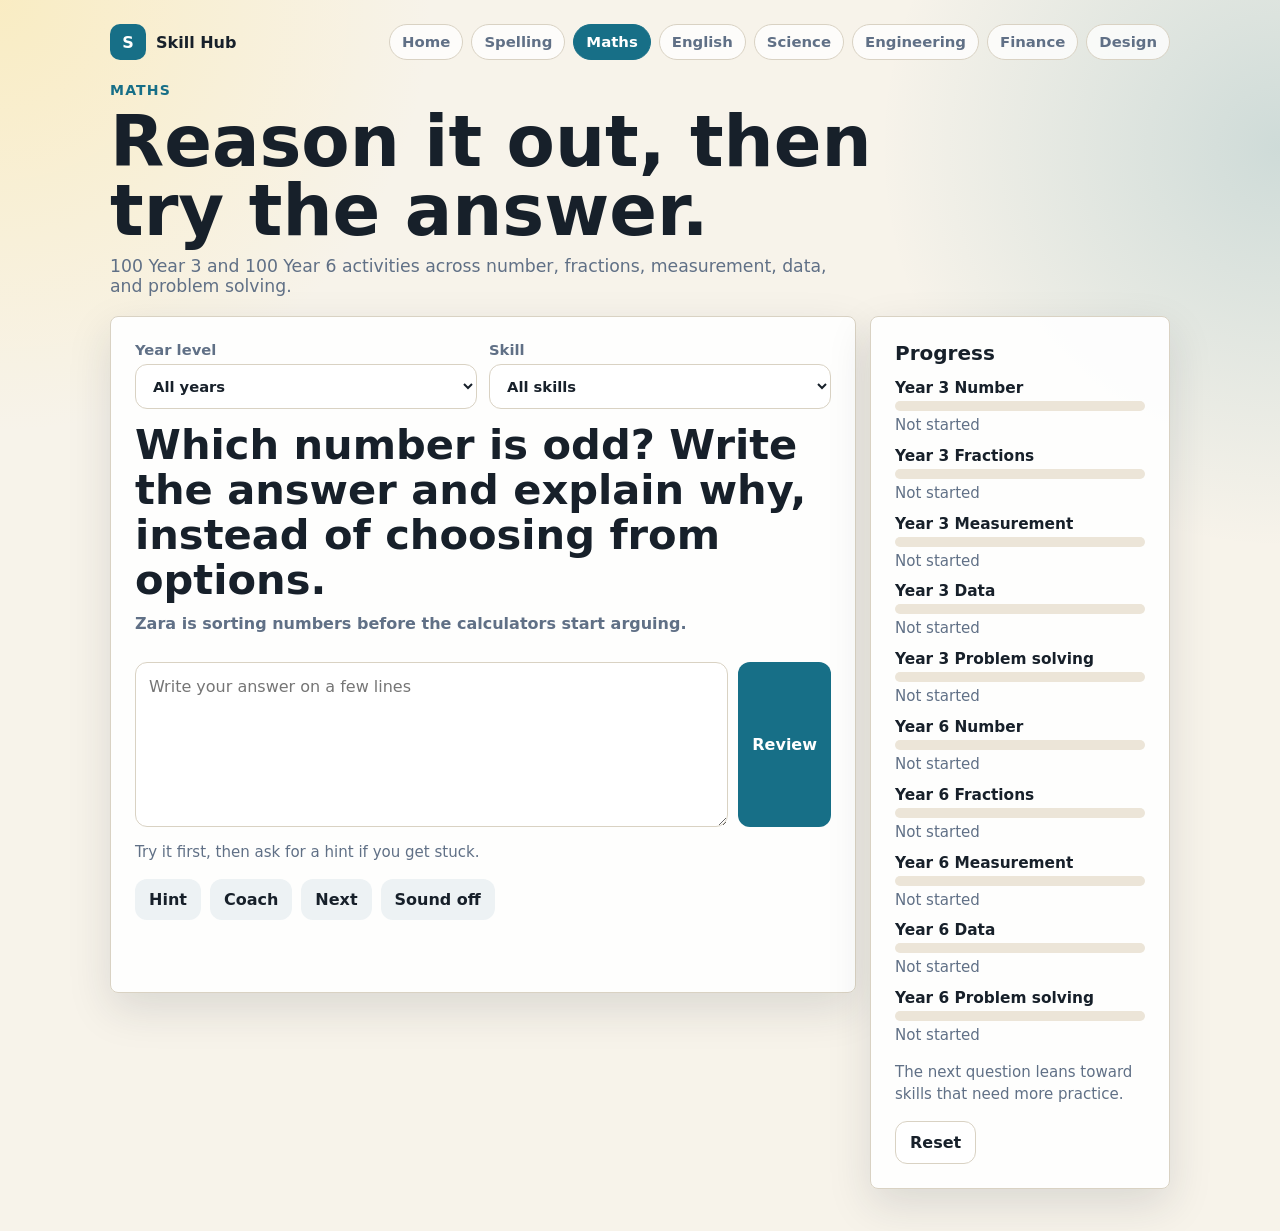
<file: maths.html>
<!doctype html>
<html lang="en">
<head>
  <meta charset="utf-8" />
  <meta name="viewport" content="width=device-width, initial-scale=1" />
  <title>Maths Practice</title>
  <link rel="stylesheet" href="curriculum.css" />
</head>
<body data-subject="maths">
  <div id="celebrationContainer" class="celebration-container"></div>
  <main class="shell">
    <header class="topbar">
      <a class="brand" href="index.html">
        <span class="brand-mark">S</span>
        <span>Skill Hub</span>
      </a>
      <nav class="nav" aria-label="Subjects">
        <a href="index.html">Home</a>
        <a href="spelling.html">Spelling</a>
        <a class="active" href="maths.html">Maths</a>
        <a href="english.html">English</a>
        <a href="science.html">Science</a>
        <a href="engineering.html">Engineering</a>
        <a href="finance.html">Finance</a>
        <a href="design.html">Design</a>
      </nav>
    </header>

    <section class="hero">
      <p class="eyebrow">Maths</p>
      <h1>Reason it out, then try the answer.</h1>
      <p class="subhead">100 Year 3 and 100 Year 6 activities across number, fractions, measurement, data, and problem solving.</p>
    </section>

    <section class="layout">
      <article class="practice-card">
        <div class="controls">
          <label>
            Year level
            <select id="stageSelect">
              <option value="all">All years</option>
              <option value="3">Year 3</option>
              <option value="6">Year 6</option>
            </select>
          </label>
          <label>
            Skill
            <select id="skillSelect"></select>
          </label>
        </div>

        <div id="question" class="question"></div>
        <div id="choices" class="choices"></div>

        <form id="answerForm" class="answer-form" autocomplete="off">
          <input id="answerInput" type="text" inputmode="decimal" autocomplete="off" placeholder="Type your answer" />
          <button class="primary" type="submit">Check</button>
        </form>

        <p id="hint" class="note"></p>
        <div class="button-row">
          <button id="hintBtn" type="button">Hint</button>
          <button id="coachBtn" type="button">Coach</button>
          <button id="nextBtn" type="button">Next</button>
          <button id="soundToggle" type="button">Sound off</button>
        </div>
        <div id="feedback" class="feedback" role="status"></div>
        <div id="coachBox" class="coach-box" hidden></div>
      </article>

      <aside class="panel">
        <h2>Progress</h2>
        <div id="progressList" class="progress-list"></div>
        <p class="note">The next question leans toward skills that need more practice.</p>
        <button id="resetProgressBtn" class="ghost" type="button">Reset</button>
      </aside>
    </section>
  </main>
  <script src="curriculum.js?v=20260616-games"></script>
</body>
</html>
</file>
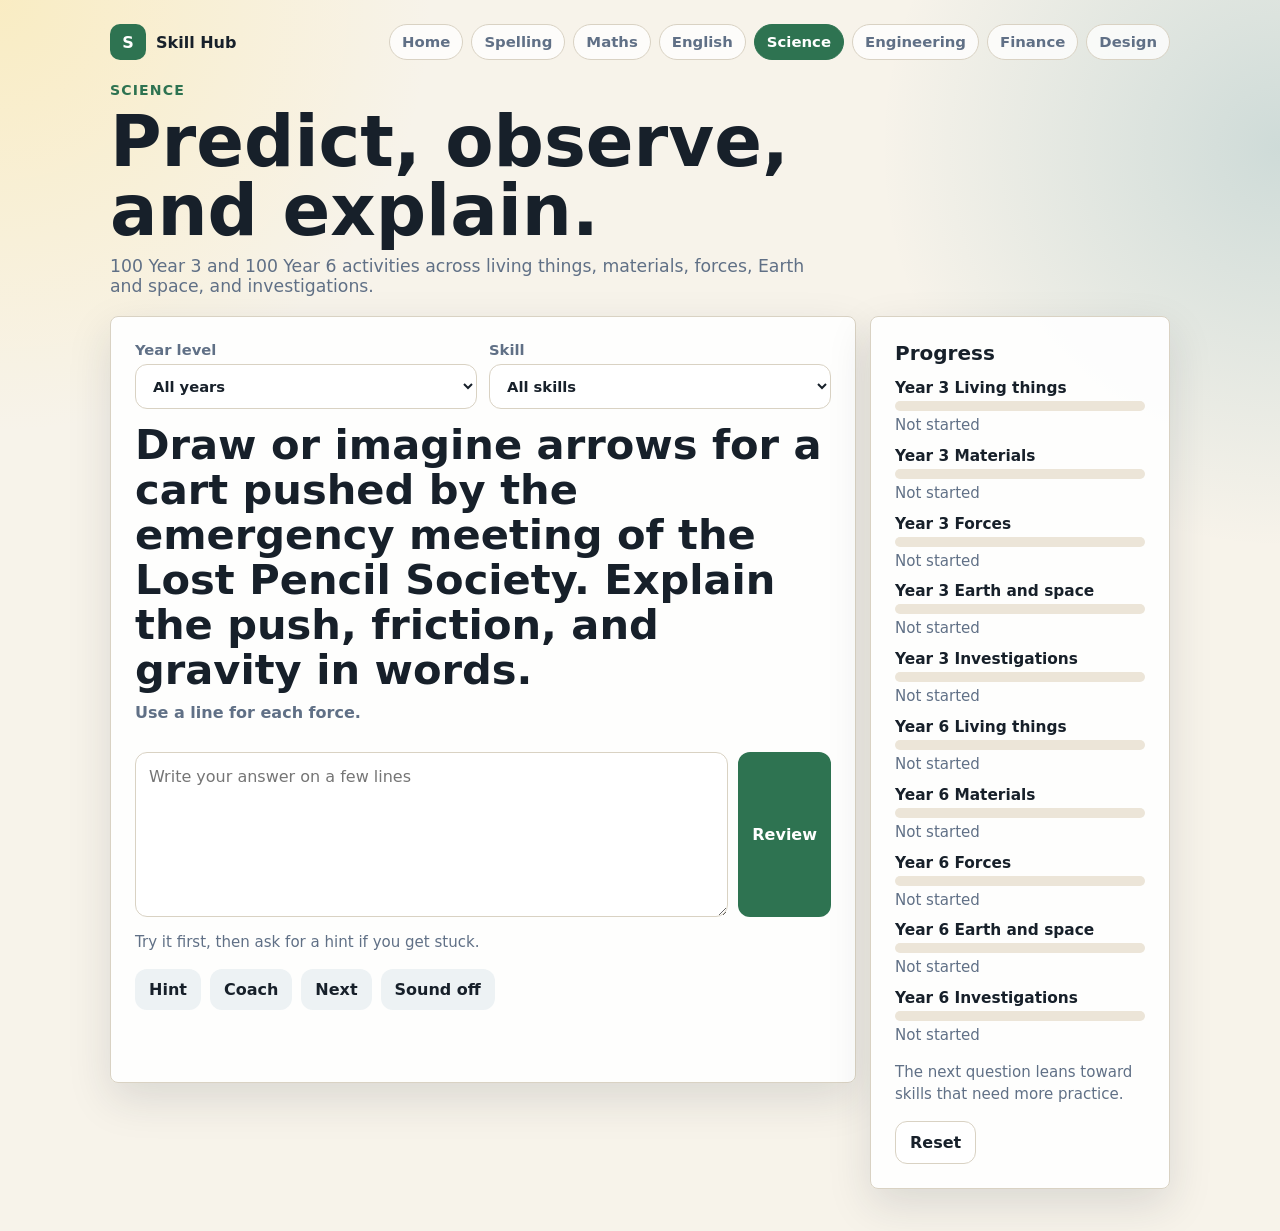
<file: science.html>
<!doctype html>
<html lang="en">
<head>
  <meta charset="utf-8" />
  <meta name="viewport" content="width=device-width, initial-scale=1" />
  <title>Science Practice</title>
  <link rel="stylesheet" href="curriculum.css" />
</head>
<body data-subject="science">
  <div id="celebrationContainer" class="celebration-container"></div>
  <main class="shell">
    <header class="topbar">
      <a class="brand" href="index.html">
        <span class="brand-mark">S</span>
        <span>Skill Hub</span>
      </a>
      <nav class="nav" aria-label="Subjects">
        <a href="index.html">Home</a>
        <a href="spelling.html">Spelling</a>
        <a href="maths.html">Maths</a>
        <a href="english.html">English</a>
        <a class="active" href="science.html">Science</a>
        <a href="engineering.html">Engineering</a>
        <a href="finance.html">Finance</a>
        <a href="design.html">Design</a>
      </nav>
    </header>

    <section class="hero">
      <p class="eyebrow">Science</p>
      <h1>Predict, observe, and explain.</h1>
      <p class="subhead">100 Year 3 and 100 Year 6 activities across living things, materials, forces, Earth and space, and investigations.</p>
    </section>

    <section class="layout">
      <article class="practice-card">
        <div class="controls">
          <label>
            Year level
            <select id="stageSelect">
              <option value="all">All years</option>
              <option value="3">Year 3</option>
              <option value="6">Year 6</option>
            </select>
          </label>
          <label>
            Skill
            <select id="skillSelect"></select>
          </label>
        </div>

        <div id="question" class="question"></div>
        <div id="choices" class="choices"></div>

        <form id="answerForm" class="answer-form" autocomplete="off">
          <input id="answerInput" type="text" autocomplete="off" placeholder="Type your answer" />
          <button class="primary" type="submit">Check</button>
        </form>

        <p id="hint" class="note"></p>
        <div class="button-row">
          <button id="hintBtn" type="button">Hint</button>
          <button id="coachBtn" type="button">Coach</button>
          <button id="nextBtn" type="button">Next</button>
          <button id="soundToggle" type="button">Sound off</button>
        </div>
        <div id="feedback" class="feedback" role="status"></div>
        <div id="coachBox" class="coach-box" hidden></div>
      </article>

      <aside class="panel">
        <h2>Progress</h2>
        <div id="progressList" class="progress-list"></div>
        <p class="note">The next question leans toward skills that need more practice.</p>
        <button id="resetProgressBtn" class="ghost" type="button">Reset</button>
      </aside>
    </section>
  </main>
  <script src="curriculum.js?v=20260616-games"></script>
</body>
</html>
</file>
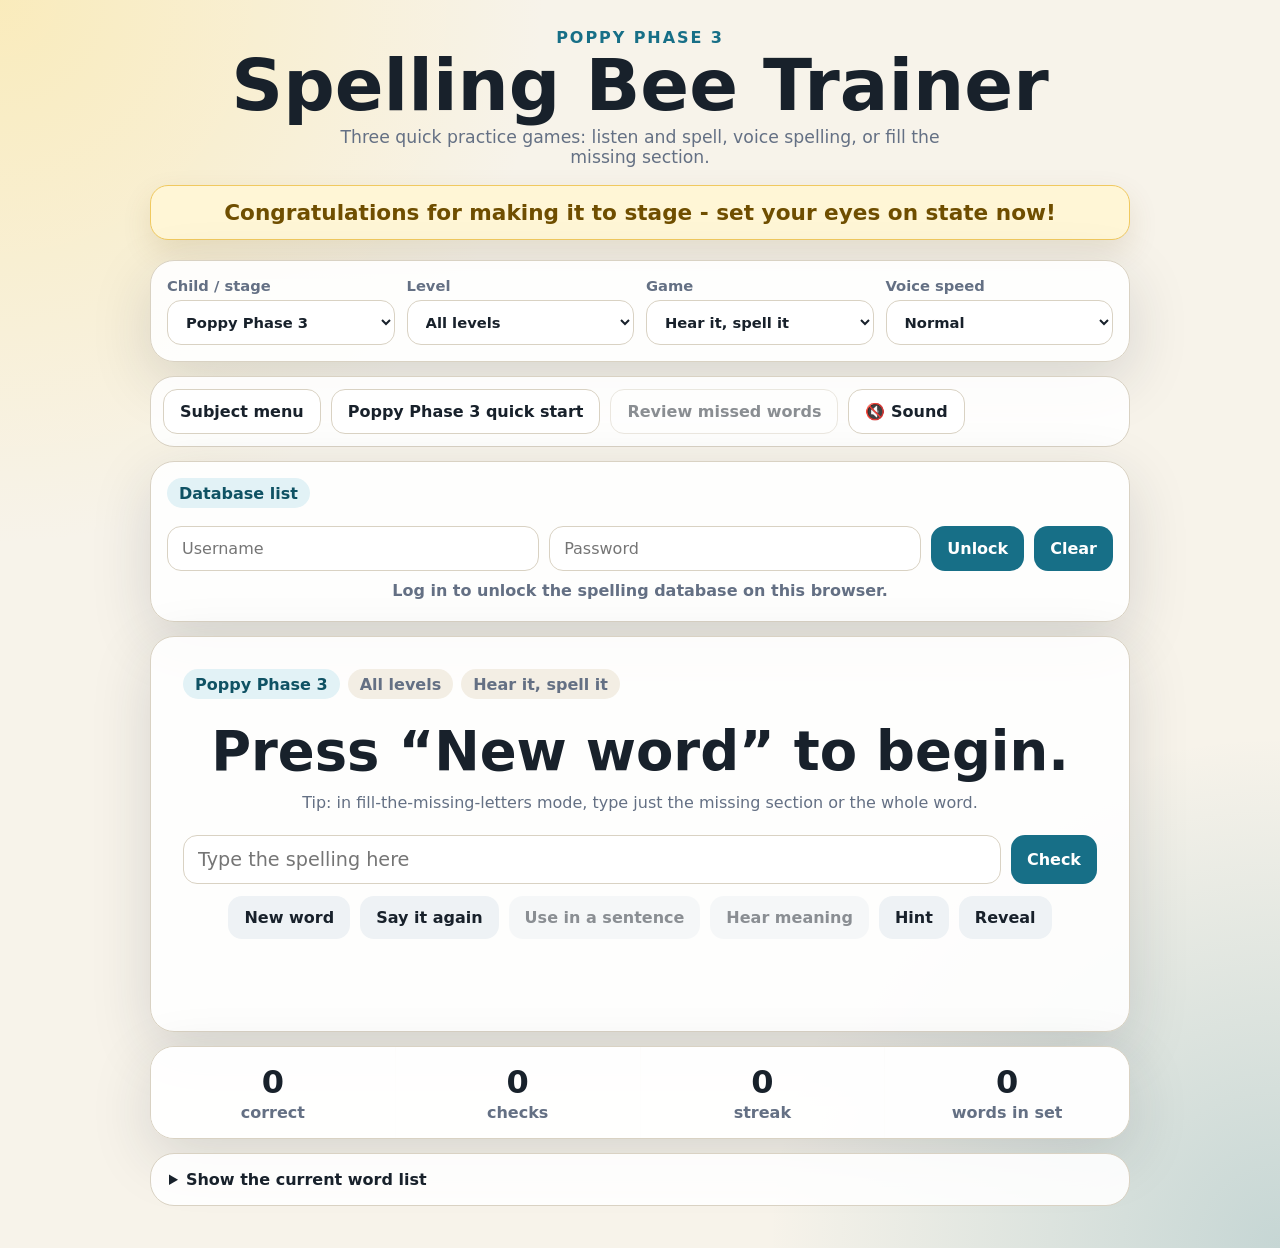
<file: spelling.html>
<!doctype html>
<html lang="en">
<head>
  <meta charset="utf-8" />
  <meta name="viewport" content="width=device-width, initial-scale=1" />
  <title>Spelling Bee Trainer</title>
  <style>
:root {
  color-scheme: light;
  --bg: #f7f3ea;
  --panel: #ffffff;
  --ink: #18212b;
  --muted: #647084;
  --line: #d9d2c3;
  --accent: #176f87;
  --accent-dark: #0f5264;
  --good: #0d7a4f;
  --bad: #b13d2b;
  --warn: #8b6508;
  --shadow: 0 18px 60px rgba(32, 42, 55, 0.15);
}

* {
  box-sizing: border-box;
}

html {
  min-height: 100%;
  overflow-y: auto;
  -webkit-overflow-scrolling: touch;
}

body {
  margin: 0;
  min-height: 100vh;
  min-height: 100dvh;
  overflow-x: hidden;
  overflow-y: auto;
  -webkit-overflow-scrolling: touch;
  font-family: system-ui, -apple-system, BlinkMacSystemFont, "Segoe UI", sans-serif;
  background:
    radial-gradient(circle at top left, rgba(255, 221, 102, 0.35), transparent 34rem),
    radial-gradient(circle at bottom right, rgba(23, 111, 135, 0.22), transparent 32rem),
    var(--bg);
  color: var(--ink);
}

button,
select,
input {
  font: inherit;
}

button,
select {
  cursor: pointer;
}

.app-shell {
  width: min(980px, calc(100vw - 28px));
  margin: 0 auto;
  padding: 28px 0 max(42px, calc(42px + env(safe-area-inset-bottom)));
}

.hero {
  text-align: center;
  margin-bottom: 20px;
}

.eyebrow {
  margin: 0;
  color: var(--accent);
  font-weight: 800;
  letter-spacing: 0.12em;
  text-transform: uppercase;
}

h1 {
  margin: 4px 0 8px;
  font-size: clamp(2.4rem, 6vw, 4.5rem);
  line-height: 0.95;
}

.subhead {
  margin: 0 auto;
  color: var(--muted);
  max-width: 620px;
  font-size: 1.08rem;
}

.stage-banner {
  margin: 18px 0 0;
  border: 1px solid #f0c95f;
  border-radius: 18px;
  padding: 14px 18px;
  background: #fff6d6;
  color: #6f4e00;
  font-size: clamp(1rem, 3vw, 1.35rem);
  font-weight: 900;
  text-align: center;
  box-shadow: 0 12px 30px rgba(111, 78, 0, 0.12);
}

.controls,
.quick-links,
.stats,
.card,
.word-list-panel {
  border: 1px solid var(--line);
  background: rgba(255, 255, 255, 0.9);
  border-radius: 24px;
  box-shadow: var(--shadow);
}

.controls {
  display: grid;
  grid-template-columns: repeat(4, minmax(0, 1fr));
  gap: 12px;
  padding: 16px;
}

.controls label {
  display: grid;
  gap: 6px;
  color: var(--muted);
  font-size: 0.92rem;
  font-weight: 700;
}

select,
input {
  width: 100%;
  border: 1px solid var(--line);
  border-radius: 14px;
  padding: 12px 14px;
  background: #fff;
  color: var(--ink);
}

select:focus,
input:focus,
button:focus-visible {
  outline: 3px solid rgba(23, 111, 135, 0.28);
  outline-offset: 2px;
}

.quick-links {
  display: flex;
  flex-wrap: wrap;
  gap: 10px;
  padding: 12px;
  margin: 14px 0;
  box-shadow: none;
}

.quick-links a {
  display: inline-flex;
  align-items: center;
  justify-content: center;
  border: 1px solid var(--line);
  border-radius: 14px;
  padding: 12px 16px;
  background: #fff;
  color: var(--ink);
  font-weight: 800;
  text-decoration: none;
}

.card {
  padding: clamp(18px, 4vw, 32px);
}

.meta-row {
  display: flex;
  flex-wrap: wrap;
  gap: 8px;
  margin-bottom: 18px;
}

.badge {
  display: inline-flex;
  align-items: center;
  min-height: 30px;
  border-radius: 999px;
  padding: 5px 12px;
  background: #e2f2f6;
  color: var(--accent-dark);
  font-weight: 800;
}

.badge.muted {
  background: #f3eee4;
  color: var(--muted);
}

.prompt {
  min-height: 68px;
  display: flex;
  align-items: center;
  justify-content: center;
  text-align: center;
  font-size: clamp(1.7rem, 5vw, 3.4rem);
  font-weight: 900;
  line-height: 1.05;
}

.masked-word {
  margin: 10px auto 14px;
  padding: 18px 16px;
  border-radius: 18px;
  background: #f6f8fb;
  border: 1px dashed #aeb8c4;
  text-align: center;
  font-size: clamp(2rem, 7vw, 4rem);
  font-weight: 900;
  letter-spacing: 0.12em;
  word-break: break-word;
}

.hint {
  min-height: 24px;
  text-align: center;
  color: var(--muted);
  margin: 8px 0 18px;
}

.answer-form {
  display: grid;
  grid-template-columns: 1fr auto;
  gap: 10px;
  margin-bottom: 12px;
}

.answer-form input {
  font-size: 1.2rem;
}

button {
  border: 0;
  border-radius: 14px;
  padding: 12px 16px;
  background: #eef2f5;
  color: var(--ink);
  font-weight: 800;
}

button:hover:not(:disabled) {
  transform: translateY(-1px);
}

button:disabled {
  cursor: not-allowed;
  opacity: 0.5;
}

button.primary {
  color: #fff;
  background: var(--accent);
}

button.primary:hover:not(:disabled) {
  background: var(--accent-dark);
}

button.ghost {
  background: #fff;
  border: 1px solid var(--line);
}

.button-row {
  display: flex;
  flex-wrap: wrap;
  gap: 10px;
  justify-content: center;
}

.feedback {
  min-height: 42px;
  margin-top: 18px;
  text-align: center;
  font-size: 1.25rem;
  font-weight: 900;
}

.feedback.good {
  color: var(--good);
}

.feedback.bad {
  color: var(--bad);
}

.feedback.warn {
  color: var(--warn);
}

.stats {
  display: grid;
  grid-template-columns: repeat(4, minmax(0, 1fr));
  gap: 1px;
  margin-top: 14px;
  overflow: hidden;
}

.stats div {
  background: rgba(255, 255, 255, 0.78);
  padding: 16px;
  display: grid;
  place-items: center;
  gap: 2px;
  text-align: center;
}

.stats strong {
  font-size: 2rem;
}

.stats span {
  color: var(--muted);
  font-weight: 700;
}

.word-list-panel {
  margin-top: 14px;
  padding: 16px 18px;
  box-shadow: none;
}

.word-list-panel summary {
  cursor: pointer;
  font-weight: 900;
}

.word-list {
  display: flex;
  flex-wrap: wrap;
  gap: 8px;
  margin-top: 14px;
}

.word-chip {
  border-radius: 999px;
  background: #f4f1eb;
  padding: 6px 10px;
  color: var(--muted);
  font-weight: 700;
}

.private-bank-panel {
  margin: 14px 0;
  padding: 16px;
}

.private-bank-panel[hidden] {
  display: none;
}

.private-bank-panel .button-row {
  margin-top: 12px;
}

.database-login-form {
  display: grid;
  grid-template-columns: minmax(0, 1fr) minmax(0, 1fr) auto auto;
  gap: 10px;
}

.private-bank-status {
  min-height: 24px;
  margin: 10px 0 0;
  color: var(--muted);
  font-weight: 800;
  text-align: center;
}

.sr-only {
  position: absolute;
  width: 1px;
  height: 1px;
  padding: 0;
  margin: -1px;
  overflow: hidden;
  clip: rect(0, 0, 0, 0);
  white-space: nowrap;
  border: 0;
}

.celebration-container {
  position: fixed;
  top: 0;
  left: 0;
  width: 100%;
  height: 100%;
  height: 100dvh;
  pointer-events: none;
  overflow: hidden;
  z-index: 9999;
}

.confetti {
  position: absolute;
  width: 10px;
  height: 10px;
  background: #4CAF50;
  pointer-events: none;
}

.confetti.type-0 { background: #FF6B6B; }
.confetti.type-1 { background: #4ECDC4; }
.confetti.type-2 { background: #FFE66D; }
.confetti.type-3 { background: #95E1D3; }
.confetti.type-4 { background: #F38181; }
.confetti.type-5 { background: #AA96DA; }

@keyframes fall {
  to {
    transform: translateY(100vh) rotate(720deg);
    opacity: 0;
  }
}

@keyframes spin {
  to {
    transform: rotate(360deg);
  }
}

.confetti {
  animation: fall 2.5s ease-in forwards;
}

.celebration-emoji {
  position: absolute;
  font-size: 3rem;
  pointer-events: none;
  animation: bounce-and-fade 1.5s ease-out forwards;
}

@keyframes bounce-and-fade {
  0% {
    opacity: 1;
    transform: translateY(0) scale(1);
  }
  50% {
    transform: translateY(-60px) scale(1.2);
  }
  100% {
    opacity: 0;
    transform: translateY(-120px) scale(0.8);
  }
}

.stat-bounce {
  animation: stat-pulse 0.4s ease-out;
}

@keyframes stat-pulse {
  0% {
    transform: scale(1);
  }
  50% {
    transform: scale(1.3);
  }
  100% {
    transform: scale(1);
  }
}

@media (max-width: 760px) {
  .controls,
  .stats {
    grid-template-columns: repeat(2, minmax(0, 1fr));
  }

  .answer-form {
    grid-template-columns: 1fr;
  }

  .database-login-form {
    grid-template-columns: 1fr;
  }

  .button-row,
  .quick-links {
    display: grid;
    grid-template-columns: 1fr;
  }
}

@media (max-width: 440px) {
  .controls,
  .stats {
    grid-template-columns: 1fr;
  }
}

</style>
</head>
<body>
  <div id="celebrationContainer" class="celebration-container"></div>
  <main class="app-shell">
    <header class="hero">
      <p class="eyebrow">Poppy Phase 3</p>
      <h1>Spelling Bee Trainer</h1>
      <p class="subhead">Three quick practice games: listen and spell, voice spelling, or fill the missing section.</p>
      <div class="stage-banner">Congratulations for making it to stage - set your eyes on state now!</div>
    </header>

    <section class="controls" aria-label="Practice settings">
      <label>
        Child / stage
        <select id="stageSelect">
          <option value="3">Poppy Phase 3</option>
        </select>
      </label>

      <label>
        Level
        <select id="levelSelect">
          <option value="all">All levels</option>
          <option value="2">Level 2</option>
          <option value="3">Level 3</option>
          <option value="4">Level 4</option>
          <option value="5">Level 5</option>
          <option value="6">Level 6</option>
        </select>
      </label>

      <label>
        Game
        <select id="modeSelect">
          <option value="spell">Hear it, spell it</option>
          <option value="voice">Voice spelling</option>
          <option value="missing">Fill the missing letters</option>
          <option value="mix">Mix both games</option>
        </select>
      </label>

      <label>
        Voice speed
        <select id="speedSelect">
          <option value="0.75">Slow</option>
          <option value="0.9" selected>Normal</option>
          <option value="1.05">Fast</option>
        </select>
      </label>
    </section>

    <section class="quick-links" aria-label="Quick stage links">
      <a href="index.html">Subject menu</a>
      <button type="button" class="ghost" data-jump-stage="3">Poppy Phase 3 quick start</button>
      <button type="button" class="ghost" id="missedBtn" disabled>Review missed words</button>
      <button type="button" class="ghost" id="soundToggle" title="Toggle sound effects (currently off)">🔇 Sound</button>
    </section>

    <section id="privateBankPanel" class="card private-bank-panel" hidden aria-label="Database list">
      <div class="meta-row">
        <span class="badge">Database list</span>
      </div>
      <form id="databaseLoginForm" class="database-login-form" autocomplete="off">
        <label class="sr-only" for="databaseUsername">Username</label>
        <input id="databaseUsername" type="text" autocomplete="username" autocapitalize="none" spellcheck="false" placeholder="Username" />
        <label class="sr-only" for="databasePassword">Password</label>
        <input id="databasePassword" type="password" autocomplete="current-password" placeholder="Password" />
        <button type="submit" class="primary" id="unlockDatabaseBtn">Unlock</button>
        <button type="button" class="primary" id="clearPrivateBankBtn">Clear</button>
      </form>
      <p id="privateBankStatus" class="private-bank-status">Log in to unlock the spelling database on this browser.</p>
    </section>

    <section class="card" aria-live="polite">
      <div class="meta-row">
        <span id="stageBadge" class="badge">Poppy Phase 3</span>
        <span id="levelBadge" class="badge muted">All levels</span>
        <span id="modeBadge" class="badge muted">Hear it, spell it</span>
      </div>

      <div id="prompt" class="prompt">Press “New word” to begin.</div>
      <div id="maskedWord" class="masked-word" hidden></div>
      <p id="hint" class="hint">Tip: in fill-the-missing-letters mode, type just the missing section or the whole word.</p>

      <form id="answerForm" class="answer-form" autocomplete="off">
        <label class="sr-only" for="answerInput">Your answer</label>
        <input id="answerInput" type="text" inputmode="text" autocomplete="off" autocapitalize="none" spellcheck="false" placeholder="Type the spelling here" />
        <button type="submit" class="primary" id="checkBtn">Check</button>
      </form>

      <div class="button-row">
        <button type="button" id="newWordBtn">New word</button>
        <button type="button" id="speakBtn">Say it again</button>
        <button type="button" id="sentenceBtn">Use in a sentence</button>
        <button type="button" id="meaningBtn">Hear meaning</button>
        <button type="button" id="listenBtn" hidden>Listen</button>
        <button type="button" id="hintBtn">Hint</button>
        <button type="button" id="revealBtn">Reveal</button>
      </div>

      <div id="feedback" class="feedback" role="status"></div>
    </section>

    <section class="stats" aria-label="Practice stats">
      <div>
        <strong id="correctCount">0</strong>
        <span>correct</span>
      </div>
      <div>
        <strong id="tryCount">0</strong>
        <span>checks</span>
      </div>
      <div>
        <strong id="streakCount">0</strong>
        <span>streak</span>
      </div>
      <div>
        <strong id="poolCount">0</strong>
        <span>words in set</span>
      </div>
    </section>

    <details class="word-list-panel">
      <summary>Show the current word list</summary>
      <div id="wordList" class="word-list"></div>
    </details>
  </main>

  <script>
// Protected PSB words are loaded from a local database list, which is intentionally
// kept out of git so the wordlist is not accidentally published.
window.WORD_BANK = {
  "3": {
    label: "Poppy Phase 3",
    levels: {}
  }
};

</script>
  <script>
(() => {
  "use strict";

  // Sound effects using Web Audio API
  const sounds = {
    soundEnabled: false, // Muted by default for iPad
    
    playSuccess() {
      if (!this.soundEnabled) return;
      try {
        const audioContext = new (window.AudioContext || window.webkitAudioContext)();
        const now = audioContext.currentTime;
        
        // Create a pleasant "ding" sound
        const osc = audioContext.createOscillator();
        const gain = audioContext.createGain();
        
        osc.connect(gain);
        gain.connect(audioContext.destination);
        
        osc.frequency.setValueAtTime(800, now);
        osc.frequency.exponentialRampToValueAtTime(1200, now + 0.1);
        
        gain.gain.setValueAtTime(0.3, now);
        gain.gain.exponentialRampToValueAtTime(0.01, now + 0.3);
        
        osc.start(now);
        osc.stop(now + 0.3);
      } catch (e) {
        console.warn("Could not play success sound", e);
      }
    },
    
    playError() {
      if (!this.soundEnabled) return;
      try {
        const audioContext = new (window.AudioContext || window.webkitAudioContext)();
        const now = audioContext.currentTime;
        
        // Create an annoying "buzzer" sound
        const osc = audioContext.createOscillator();
        const gain = audioContext.createGain();
        
        osc.connect(gain);
        gain.connect(audioContext.destination);
        
        // Alternating frequency for annoying effect
        osc.frequency.setValueAtTime(300, now);
        osc.frequency.setValueAtTime(400, now + 0.1);
        osc.frequency.setValueAtTime(300, now + 0.2);
        
        gain.gain.setValueAtTime(0.2, now);
        gain.gain.exponentialRampToValueAtTime(0.01, now + 0.3);
        
        osc.start(now);
        osc.stop(now + 0.3);
      } catch (e) {
        console.warn("Could not play error sound", e);
      }
    }
  };

  // Celebration effects
  const celebration = {
    celebrationEmojis: ['🎉', '⭐', '🎊', '✨', '🏆', '👏'],
    
    createConfetti() {
      const container = document.querySelector('#celebrationContainer');
      const confettiCount = 30;
      
      for (let i = 0; i < confettiCount; i++) {
        const confetti = document.createElement('div');
        confetti.className = `confetti type-${i % 6}`;
        confetti.style.left = Math.random() * 100 + '%';
        confetti.style.top = '-10px';
        confetti.style.delay = (Math.random() * 0.3) + 'ms';
        confetti.style.duration = (2.5 + Math.random() * 0.5) + 's';
        confetti.style.transform = `rotate(${Math.random() * 360}deg)`;
        
        container.appendChild(confetti);
        
        setTimeout(() => confetti.remove(), 3000);
      }
    },
    
    createEmojis() {
      const container = document.querySelector('#celebrationContainer');
      const emojiCount = 3;
      
      for (let i = 0; i < emojiCount; i++) {
        const emoji = document.createElement('div');
        emoji.className = 'celebration-emoji';
        emoji.textContent = this.celebrationEmojis[Math.floor(Math.random() * this.celebrationEmojis.length)];
        emoji.style.left = (30 + Math.random() * 40) + '%';
        emoji.style.top = '50%';
        emoji.style.animationDelay = (i * 0.15) + 's';
        
        container.appendChild(emoji);
        
        setTimeout(() => emoji.remove(), 1500);
      }
    },
    
    celebrate() {
      this.createConfetti();
      this.createEmojis();
      sounds.playSuccess();
    },
    
    notifyError() {
      sounds.playError();
    }
  };

  const els = {
    stageSelect: document.querySelector("#stageSelect"),
    levelSelect: document.querySelector("#levelSelect"),
    modeSelect: document.querySelector("#modeSelect"),
    speedSelect: document.querySelector("#speedSelect"),
    stageBadge: document.querySelector("#stageBadge"),
    levelBadge: document.querySelector("#levelBadge"),
    modeBadge: document.querySelector("#modeBadge"),
    prompt: document.querySelector("#prompt"),
    maskedWord: document.querySelector("#maskedWord"),
    hint: document.querySelector("#hint"),
    form: document.querySelector("#answerForm"),
    input: document.querySelector("#answerInput"),
    checkBtn: document.querySelector("#checkBtn"),
    feedback: document.querySelector("#feedback"),
    newWordBtn: document.querySelector("#newWordBtn"),
    speakBtn: document.querySelector("#speakBtn"),
    sentenceBtn: document.querySelector("#sentenceBtn"),
    meaningBtn: document.querySelector("#meaningBtn"),
    listenBtn: document.querySelector("#listenBtn"),
    hintBtn: document.querySelector("#hintBtn"),
    revealBtn: document.querySelector("#revealBtn"),
    missedBtn: document.querySelector("#missedBtn"),
    soundToggle: document.querySelector("#soundToggle"),
    privateBankPanel: document.querySelector("#privateBankPanel"),
    databaseLoginForm: document.querySelector("#databaseLoginForm"),
    databaseUsername: document.querySelector("#databaseUsername"),
    databasePassword: document.querySelector("#databasePassword"),
    unlockDatabaseBtn: document.querySelector("#unlockDatabaseBtn"),
    privateBankStatus: document.querySelector("#privateBankStatus"),
    clearPrivateBankBtn: document.querySelector("#clearPrivateBankBtn"),
    correctCount: document.querySelector("#correctCount"),
    tryCount: document.querySelector("#tryCount"),
    streakCount: document.querySelector("#streakCount"),
    poolCount: document.querySelector("#poolCount"),
    wordList: document.querySelector("#wordList"),
    jumpStageBtns: document.querySelectorAll("[data-jump-stage]")
  };

  const state = {
    deck: [],
    current: null,
    useMissedOnly: false,
    missed: new Map(),
    stats: {
      correct: 0,
      checks: 0,
      streak: 0
    }
  };

  const modeLabels = {
    spell: "Hear it, spell it",
    voice: "Voice spelling",
    missing: "Fill the missing letters",
    mix: "Mix both games"
  };

  const privateBankStorageKey = "spellingBee_privateWordBank";
  const dictionaryStorageKey = "spellingBee_dictionaryCache_v2";
  const protectedBankUrl = "database-list.enc.json";
  const protectedBankUsername = "poppy";
  const dictionaryCache = readDictionaryCache();

  const SpeechRecognition = window.SpeechRecognition || window.webkitSpeechRecognition || null;
  const letterWords = {
    a: "a",
    ay: "a",
    b: "b",
    be: "b",
    bee: "b",
    c: "c",
    sea: "c",
    see: "c",
    d: "d",
    de: "d",
    dee: "d",
    e: "e",
    ee: "e",
    f: "f",
    ef: "f",
    eff: "f",
    g: "g",
    gee: "g",
    h: "h",
    ache: "h",
    aitch: "h",
    haitch: "h",
    i: "i",
    eye: "i",
    j: "j",
    jay: "j",
    k: "k",
    kay: "k",
    l: "l",
    el: "l",
    ell: "l",
    m: "m",
    em: "m",
    n: "n",
    en: "n",
    o: "o",
    oh: "o",
    p: "p",
    pea: "p",
    pee: "p",
    q: "q",
    cue: "q",
    queue: "q",
    r: "r",
    are: "r",
    ar: "r",
    s: "s",
    ess: "s",
    t: "t",
    tea: "t",
    tee: "t",
    u: "u",
    you: "u",
    v: "v",
    vee: "v",
    w: "w",
    doubleu: "w",
    doubleyou: "w",
    "double-u": "w",
    "double-you": "w",
    x: "x",
    ex: "x",
    y: "y",
    why: "y",
    z: "z",
    zed: "z",
    zee: "z"
  };

  const trickyChunks = [
    "eigh", "ough", "tion", "sion", "gion", "eous", "ious", "tious", "cious",
    "eau", "oue", "ieu", "ai", "ay", "ea", "ee", "ei", "ie", "oa", "oe", "oi",
    "oo", "ou", "ow", "ue", "ui", "au", "aw", "ew", "ar", "er", "ir", "or", "ur",
    "ph", "qu", "ch", "sh", "th", "gh", "gn", "mb", "mn", "wr", "ck", "sc", "ti",
    "ci", "si", "ge", "gy", "gue", "que", "ium", "ous", "ance", "ence", "able", "ible"
  ].sort((a, b) => b.length - a.length);

  function normalize(text) {
    return String(text || "")
      .trim()
      .toLocaleLowerCase()
      .replace(/[\s._-]+/g, "");
  }

  function readDictionaryCache() {
    try {
      return JSON.parse(localStorage.getItem(dictionaryStorageKey)) || {};
    } catch (error) {
      return {};
    }
  }

  function saveDictionaryCache() {
    localStorage.setItem(dictionaryStorageKey, JSON.stringify(dictionaryCache));
  }

  function getWordText(entry) {
    if (typeof entry === "string") return entry;
    return String(entry && entry.word ? entry.word : "").trim();
  }

  function getWordContext(entry) {
    if (!entry || typeof entry === "string") return {};
    return {
      sentence: String(entry.sentence || entry.example || "").trim(),
      meaning: String(entry.meaning || entry.definition || "").trim()
    };
  }

  function displayLevel(level) {
    return level === "all" ? "All levels" : `Level ${level}`;
  }

  function getStageData() {
    return window.WORD_BANK[els.stageSelect.value];
  }

  function hasWordBankWords() {
    return Object.values(getStageData().levels).some((words) => Array.isArray(words) && words.length);
  }

  function wordBankCount() {
    return Object.values(getStageData().levels)
      .reduce((total, words) => total + (Array.isArray(words) ? words.length : 0), 0);
  }

  function validateWordBank(wordBank) {
    if (!wordBank || !wordBank["3"] || !wordBank["3"].levels) {
      throw new Error("Word bank must include Poppy Phase 3 levels.");
    }

    const levels = {};
    Object.entries(wordBank["3"].levels).forEach(([level, words]) => {
      if (!Array.isArray(words)) return;
      const cleanWords = words
        .map((word) => {
          if (typeof word === "string") return word.trim();
          const wordText = getWordText(word);
          if (!wordText) return "";
          return {
            ...word,
            word: wordText
          };
        })
        .filter(Boolean);
      if (cleanWords.length) levels[level] = cleanWords;
    });

    if (!Object.keys(levels).length) {
      throw new Error("No words found in the database.");
    }

    return {
      "3": {
        label: wordBank["3"].label || "Poppy Phase 3",
        levels
      }
    };
  }

  function base64ToBytes(value) {
    const binary = window.atob(value);
    const bytes = new Uint8Array(binary.length);
    for (let index = 0; index < binary.length; index += 1) {
      bytes[index] = binary.charCodeAt(index);
    }
    return bytes;
  }

  async function decryptProtectedWordBank(password) {
    if (!window.crypto || !window.crypto.subtle) {
      throw new Error("This browser cannot unlock the protected database.");
    }

    const response = await fetch(protectedBankUrl, { cache: "no-store" });
    if (!response.ok) {
      throw new Error("The encrypted database is not available yet. Refresh in a minute.");
    }

    const payload = await response.json();
    const encoder = new TextEncoder();
    const decoder = new TextDecoder();
    const keyMaterial = await window.crypto.subtle.importKey(
      "raw",
      encoder.encode(password),
      "PBKDF2",
      false,
      ["deriveKey"]
    );
    const key = await window.crypto.subtle.deriveKey(
      {
        name: "PBKDF2",
        salt: base64ToBytes(payload.salt),
        iterations: payload.iterations,
        hash: "SHA-256"
      },
      keyMaterial,
      { name: "AES-GCM", length: 256 },
      false,
      ["decrypt"]
    );
    const plainBytes = await window.crypto.subtle.decrypt(
      { name: "AES-GCM", iv: base64ToBytes(payload.iv) },
      key,
      base64ToBytes(payload.ciphertext)
    );

    return validateWordBank(JSON.parse(decoder.decode(plainBytes)));
  }

  function applyPrivateWordBank(wordBank, shouldSave) {
    window.WORD_BANK = validateWordBank(wordBank);
    if (shouldSave) {
      localStorage.setItem(privateBankStorageKey, JSON.stringify(window.WORD_BANK));
    }
    state.deck = [];
    state.current = null;
    state.useMissedOnly = false;
    renderBadges();
    renderModeControls();
    renderWordList();
    renderStats();
    updatePrivateBankPanel();
    setFeedback("good", `Loaded ${wordBankCount()} private words.`);
  }

  function loadSavedPrivateWordBank() {
    const saved = localStorage.getItem(privateBankStorageKey);
    if (!saved) return;
    try {
      window.WORD_BANK = validateWordBank(JSON.parse(saved));
    } catch (error) {
      localStorage.removeItem(privateBankStorageKey);
    }
  }

  function updatePrivateBankPanel() {
    const hasWords = hasWordBankWords();
    els.privateBankPanel.hidden = hasWords;
    els.privateBankStatus.textContent = hasWords
      ? `Loaded ${wordBankCount()} private words.`
      : "Log in to unlock the spelling database on this browser.";
  }

  function uniqueEntries(entries) {
    const seen = new Set();
    return entries.filter((entry) => {
      const key = normalize(entry.word);
      if (seen.has(key)) return false;
      seen.add(key);
      return true;
    });
  }

  function keyForEntry(entry) {
    return `${entry.stageId}:${normalize(entry.word)}`;
  }

  function selectedEntries() {
    const stageId = els.stageSelect.value;
    const stage = window.WORD_BANK[stageId];
    const selectedLevel = els.levelSelect.value;
    const entries = [];

    Object.entries(stage.levels).forEach(([level, words]) => {
      if (selectedLevel !== "all" && selectedLevel !== level) return;
      words.forEach((word) => entries.push({
        stageId,
        stageLabel: stage.label,
        level,
        word: getWordText(word),
        context: getWordContext(word)
      }));
    });

    const unique = uniqueEntries(entries);
    if (state.useMissedOnly) {
      const missedKeys = new Set([...state.missed.keys()]);
      return unique.filter((entry) => missedKeys.has(keyForEntry(entry)));
    }
    return unique;
  }

  function shuffle(items) {
    const copy = [...items];
    for (let i = copy.length - 1; i > 0; i -= 1) {
      const j = Math.floor(Math.random() * (i + 1));
      [copy[i], copy[j]] = [copy[j], copy[i]];
    }
    return copy;
  }

  function refillDeck() {
    state.deck = shuffle(selectedEntries());
  }

  function chooseMode() {
    const selected = els.modeSelect.value;
    if (selected !== "mix") return selected;
    return Math.random() < 0.5 ? "spell" : "missing";
  }

  function makeMask(word) {
    const chars = Array.from(word);
    const lower = word.toLocaleLowerCase();
    const matches = [];

    trickyChunks.forEach((chunk) => {
      let start = lower.indexOf(chunk);
      while (start !== -1) {
        const end = start + chunk.length;
        if (start > 0 && end < chars.length) {
          matches.push({ start, len: chunk.length, score: chunk.length * 3 });
        }
        start = lower.indexOf(chunk, start + 1);
      }
    });

    let gap;
    if (matches.length) {
      const totalScore = matches.reduce((sum, item) => sum + item.score, 0);
      let pick = Math.random() * totalScore;
      gap = matches[0];
      for (const item of matches) {
        pick -= item.score;
        if (pick <= 0) {
          gap = item;
          break;
        }
      }
    } else {
      const len = chars.length;
      const gapLen = len <= 4 ? 1 : len <= 7 ? 2 : len <= 10 ? 3 : 4;
      const start = Math.max(1, Math.floor((len - gapLen) / 2));
      gap = { start, len: Math.min(gapLen, Math.max(1, len - 2)) };
    }

    const missing = chars.slice(gap.start, gap.start + gap.len).join("");
    const masked = chars.map((char, index) => {
      if (index >= gap.start && index < gap.start + gap.len) return "_";
      return char;
    }).join(" ");

    return { masked, missing };
  }

  let preferredVoice = null;
  let speakTimer = null;
  let recognition = null;
  let isListening = false;

  function chooseBestVoice() {
    if (!("speechSynthesis" in window)) return null;

    const voices = window.speechSynthesis.getVoices() || [];
    if (!voices.length) return null;

    const scoreVoice = (voice) => {
      const name = (voice.name || "").toLocaleLowerCase();
      const lang = (voice.lang || "").toLocaleLowerCase();
      let score = 0;

      // iPad/iPhone Safari often exposes Apple voices such as Karen, Samantha, Daniel,
      // Moira, Tessa, and sometimes Enhanced/Premium variants if installed.
      if (lang === "en-au") score += 80;
      else if (lang.startsWith("en-au")) score += 70;
      else if (lang === "en-gb") score += 55;
      else if (lang === "en-us") score += 50;
      else if (lang.startsWith("en")) score += 35;

      if (name.includes("karen")) score += 45;       // Clear Australian Apple voice
      if (name.includes("samantha")) score += 42;    // Clear Apple US voice
      if (name.includes("daniel")) score += 35;      // Clear Apple UK voice
      if (name.includes("moira")) score += 30;
      if (name.includes("tessa")) score += 25;

      if (name.includes("enhanced")) score += 35;
      if (name.includes("premium")) score += 35;
      if (name.includes("neural")) score += 25;
      if (name.includes("siri")) score += 20;

      // Avoid lower-quality compact voices when a better option exists.
      if (name.includes("compact")) score -= 45;
      if (name.includes("novelty")) score -= 100;

      return score;
    };

    return voices
      .filter((voice) => (voice.lang || "").toLocaleLowerCase().startsWith("en"))
      .sort((a, b) => scoreVoice(b) - scoreVoice(a))[0] || voices[0] || null;
  }

  function refreshPreferredVoice() {
    preferredVoice = chooseBestVoice();
  }

  if ("speechSynthesis" in window) {
    refreshPreferredVoice();
    window.speechSynthesis.onvoiceschanged = refreshPreferredVoice;
  }

  function speak(text, onEnd) {
    if (!("speechSynthesis" in window)) {
      setFeedback("warn", "This browser does not support speech. Use fill-the-missing-letters mode instead.");
      if (typeof onEnd === "function") onEnd();
      return;
    }

    // iPad Safari can occasionally queue or replay speech if cancel() and speak()
    // happen too close together. This debounce keeps each button press to one utterance.
    if (speakTimer) {
      clearTimeout(speakTimer);
      speakTimer = null;
    }

    window.speechSynthesis.cancel();

    speakTimer = window.setTimeout(() => {
      refreshPreferredVoice();

      const utterance = new SpeechSynthesisUtterance(text);
      if (preferredVoice) {
        utterance.voice = preferredVoice;
        utterance.lang = preferredVoice.lang || "en-AU";
      } else {
        utterance.lang = "en-AU";
      }

      utterance.rate = Number(els.speedSelect.value || 0.85);
      utterance.pitch = 1;
      utterance.volume = 1;
      if (typeof onEnd === "function") {
        utterance.onend = onEnd;
        utterance.onerror = onEnd;
      }

      window.speechSynthesis.speak(utterance);
      speakTimer = null;
    }, 90);
  }

  function speakCurrent() {
    if (!state.current) return;

    // Say the word once only. The old version said:
    // "Spell word. word." which sounded like double-speak on iPad.
    speak(`Spell ${state.current.word}.`);
  }

  function stripHtml(value) {
    const template = document.createElement("template");
    template.innerHTML = String(value || "");
    return (template.content.textContent || template.innerText || "")
      .replace(/\.mw-parser-output.*$/i, "")
      .replace(/\s+/g, " ")
      .trim();
  }

  function cleanDefinition(value) {
    return stripHtml(value)
      .replace(/^a word used to describe\s+/i, "")
      .replace(/^used to describe\s+/i, "")
      .replace(/^plural of\s+/i, "more than one ")
      .replace(/^alternative form of\s+/i, "another spelling of ")
      .replace(/^synonym of\s+/i, "")
      .replace(/\.$/, "")
      .trim();
  }

  function isUsefulDefinition(value) {
    const definition = cleanDefinition(value).toLocaleLowerCase();
    if (!definition || definition.length < 8 || definition.length > 220) return false;
    return ![
      "obsolete",
      "archaic",
      "dated",
      "misspelling",
      "nonstandard",
      "eye dialect",
      "initialism",
      "acronym"
    ].some((term) => definition.includes(term));
  }

  function isCapitalisedWord(word) {
    return /^[A-Z]/.test(String(word || ""));
  }

  function normalizeForExampleMatch(value) {
    return String(value || "")
      .toLocaleLowerCase()
      .replace(/[^a-z]/g, "");
  }

  function exampleUsesWord(example, word) {
    const exampleKey = normalizeForExampleMatch(example);
    const wordKey = normalizeForExampleMatch(word);
    return Boolean(wordKey && exampleKey.includes(wordKey));
  }

  function cleanExample(value, word) {
    const example = stripHtml(value)
      .replace(/\s+/g, " ")
      .trim();
    if (!example || example.length > 180 || !exampleUsesWord(example, word)) return "";
    return example.replace(/\.$/, ".");
  }

  function definitionScore(item, word) {
    const definition = cleanDefinition(item.definition);
    const lowerDefinition = definition.toLocaleLowerCase();
    const lowerPart = String(item.partOfSpeech || "").toLocaleLowerCase();
    const wordKey = normalizeForExampleMatch(word);
    let score = 0;

    if (isUsefulDefinition(definition)) score += 40;
    if (cleanExample(item.example, word)) score += 12;
    if (definition.length <= 120) score += 8;
    if (lowerPart.includes("proper")) score += isCapitalisedWord(word) ? 55 : -25;
    if (isCapitalisedWord(word) && !lowerPart.includes("proper")) score -= 35;
    if (wordKey && normalizeForExampleMatch(definition).includes(wordKey)) score -= 22;
    if (lowerDefinition.includes("synonym of")) score -= 18;
    if (lowerDefinition.includes("a person who has")) score -= 25;
    if (lowerDefinition.includes("surname")) score += isCapitalisedWord(word) ? 12 : -20;
    if (lowerDefinition.includes("placename") || lowerDefinition.includes("place name")) score += isCapitalisedWord(word) ? 10 : 0;
    return score;
  }

  function simplifyDefinitionForChild(word, definition, partOfSpeech) {
    const lowerDefinition = definition.toLocaleLowerCase();
    const lowerPart = String(partOfSpeech || "").toLocaleLowerCase();

    if (lowerPart.includes("proper")) {
      if (lowerDefinition.includes("surname")) {
        return `${word} is a surname, which means a family name`;
      }
      if (lowerDefinition.includes("placename") || lowerDefinition.includes("place name")) {
        return `${word} is a place name`;
      }
      if (/\b(mountains?|river|country|city|island|region|continent|ocean|sea)\b/i.test(definition)) {
        return `${word} is a name for ${definition}`;
      }
      return `${word} is a proper name connected to ${definition}`;
    }

    return definition;
  }

  function chooseDefinitionItems(items, word) {
    const usefulItems = items.filter((item) => isUsefulDefinition(item.definition));
    const scoredItems = (usefulItems.length ? usefulItems : items.filter((item) => cleanDefinition(item.definition)))
      .sort((a, b) => definitionScore(b, word) - definitionScore(a, word));
    const picked = scoredItems[0] || null;
    if (!picked) return {};

    const meaning = cleanDefinition(picked.definition);
    return {
      meaning: simplifyDefinitionForChild(word, meaning, picked.partOfSpeech || ""),
      sentence: "",
      partOfSpeech: picked.partOfSpeech || ""
    };
  }

  function dictionaryApiItems(entries) {
    const items = [];
    (Array.isArray(entries) ? entries : []).forEach((entry) => {
      (entry.meanings || []).forEach((meaning) => {
        (meaning.definitions || []).forEach((definition) => {
          items.push({
            partOfSpeech: meaning.partOfSpeech || "",
            definition: definition.definition || "",
            example: definition.example || ""
          });
        });
      });
    });
    return items;
  }

  function wiktionaryItems(data) {
    const items = [];
    const englishEntries = Array.isArray(data && data.en) ? data.en : [];
    englishEntries.forEach((entry) => {
      (entry.definitions || []).forEach((definition) => {
        const examples = Array.isArray(definition.parsedExamples)
          ? definition.parsedExamples
          : [];
        items.push({
          partOfSpeech: entry.partOfSpeech || "",
          definition: definition.definition || "",
          example: examples[0] && examples[0].example ? examples[0].example : ""
        });
      });
    });
    return items;
  }

  function sentenceTemplateIndex(word, count) {
    const total = Array.from(word).reduce((sum, char) => sum + char.charCodeAt(0), 0);
    return total % count;
  }

  function shortMeaningPhrase(meaning) {
    const phrase = cleanDefinition(meaning)
      .replace(/^synonym of\s+/i, "")
      .replace(/^to\s+/i, "")
      .replace(/^(a|an|the)\s+/i, "")
      .replace(/;.*$/, "")
      .replace(/,\s*especially.*$/i, "")
      .replace(/,\s*usually.*$/i, "")
      .trim();

    return phrase.charAt(0).toLocaleLowerCase() + phrase.slice(1);
  }

  function articleFor(word) {
    return /^[aeiou]/i.test(String(word || "")) ? "an" : "a";
  }

  function generatedSentence(word, meaning, partOfSpeech) {
    const phrase = shortMeaningPhrase(meaning);
    if (!phrase) return "";

    const lowerPart = String(partOfSpeech || "").toLocaleLowerCase();
    const templates = lowerPart.includes("proper")
      ? [
          `${word} was the name Marley noticed in the story.`,
          `In class, Marley learned about ${word}.`,
          `The map or story mentioned ${word}.`,
          `${word} appeared in the spelling list as an important name.`
        ]
      : lowerPart.includes("verb")
      ? [
          `In the story, the character tried to ${word}.`,
          `During the activity, Mia had to ${word}.`,
          `The coach used ${word} when explaining the next step.`,
          `Marley wrote a sentence with ${word} during class.`
        ]
      : lowerPart.includes("adjective")
        ? [
          `The teacher used ${word} to describe something that was ${phrase}.`,
          `Marley noticed the ${word} detail because it meant ${phrase}.`,
            `In the story, the ${word} moment was connected to ${phrase}.`,
            `The word ${word} helped describe something as ${phrase}.`
          ]
        : [
            `The class talked about ${word} during the lesson.`,
            `Marley wrote ${word} in her notebook after learning it means ${phrase}.`,
            `Our project included the word ${word}.`,
            `In the book, ${word} was connected to ${phrase}.`,
            `The teacher explained ${word} in a simple way.`
          ];

    return templates[sentenceTemplateIndex(word, templates.length)];
  }

  async function fetchDictionaryContext(word) {
    const key = normalize(word);
    if (!key) return {};
    if (dictionaryCache[key]) return dictionaryCache[key];

    const items = [];

    try {
      const response = await fetch(`https://en.wiktionary.org/api/rest_v1/page/definition/${encodeURIComponent(word)}`);
      if (response.ok) items.push(...wiktionaryItems(await response.json()));
    } catch (error) {
      // Try the next source.
    }

    try {
      const response = await fetch(`https://api.dictionaryapi.dev/api/v2/entries/en/${encodeURIComponent(word)}`);
      if (response.ok) items.push(...dictionaryApiItems(await response.json()));
    } catch (error) {
      // Keep any Wiktionary results that were already found.
    }

    const context = chooseDefinitionItems(items, word);
    dictionaryCache[key] = context;
    saveDictionaryCache();
    return context;
  }

  async function getContextForCurrentWord() {
    if (!state.current) return {};
    const localContext = state.current.context || {};
    if (localContext.meaning && localContext.sentence) return localContext;

    const dictionaryContext = await fetchDictionaryContext(state.current.word);
    return {
      meaning: localContext.meaning || dictionaryContext.meaning || "",
      sentence: localContext.sentence || "",
      partOfSpeech: dictionaryContext.partOfSpeech || ""
    };
  }

  async function speakCurrentSentence() {
    if (!state.current) {
      newWord();
      return;
    }

    els.sentenceBtn.disabled = true;
    try {
      const context = await getContextForCurrentWord();
      const sentence = context.sentence || generatedSentence(state.current.word, context.meaning, context.partOfSpeech);
      if (sentence) {
        speak(sentence);
        setFeedback("warn", "Listen for how the word is used in a sentence.");
      } else {
        speak(`I could not find a simple sentence for ${state.current.word} yet.`);
        setFeedback("warn", "No simple sentence found for this word yet.");
      }
    } finally {
      els.sentenceBtn.disabled = false;
      renderModeControls();
    }
  }

  async function speakCurrentMeaning() {
    if (!state.current) {
      newWord();
      return;
    }

    els.meaningBtn.disabled = true;
    try {
      const context = await getContextForCurrentWord();
      if (context.meaning) {
        speak(`${state.current.word} means: ${cleanDefinition(context.meaning)}.`);
        setFeedback("warn", "Listen to the meaning, then try the spelling.");
      } else {
        speak(`I could not find a simple dictionary meaning for ${state.current.word} yet.`);
        setFeedback("warn", "No simple dictionary meaning found for this word yet.");
      }
    } finally {
      els.meaningBtn.disabled = false;
      renderModeControls();
    }
  }

  function normalizeSpokenSpelling(text) {
    const cleaned = String(text || "")
      .toLocaleLowerCase()
      .replace(/\b(capital|uppercase|letter|spell|spelled|spelling|dash|hyphen|space)\b/g, " ")
      .replace(/[^a-z-]+/g, " ")
      .trim();
    if (!cleaned) return "";

    const tokens = cleaned.split(/\s+/);
    const letters = tokens.map((token) => letterWords[token] || (token.length === 1 ? token : ""));
    if (letters.every(Boolean)) return letters.join("");
    return normalize(cleaned);
  }

  function getRecognition() {
    if (!SpeechRecognition) return null;
    if (recognition) return recognition;

    recognition = new SpeechRecognition();
    recognition.lang = "en-AU";
    recognition.continuous = false;
    recognition.interimResults = false;
    recognition.maxAlternatives = 4;

    recognition.onstart = () => {
      isListening = true;
      els.listenBtn.textContent = "Listening...";
      els.listenBtn.disabled = true;
      setFeedback("warn", "Listening. Spell the word one letter at a time.");
    };

    recognition.onend = () => {
      isListening = false;
      els.listenBtn.textContent = "Listen";
      els.listenBtn.disabled = false;
    };

    recognition.onerror = () => {
      isListening = false;
      els.listenBtn.textContent = "Listen";
      els.listenBtn.disabled = false;
      setFeedback("warn", "I could not hear that clearly. Press Listen and try again.");
    };

    recognition.onresult = (event) => {
      const alternatives = Array.from(event.results[0] || []);
      const transcript = alternatives.map((result) => result.transcript).join(" ");
      const guesses = alternatives
        .map((result) => normalizeSpokenSpelling(result.transcript))
        .filter(Boolean);
      const target = state.current ? normalize(state.current.word) : "";
      const spokenGuess = guesses.find((guess) => guess === target) || guesses[0] || normalizeSpokenSpelling(transcript);
      els.input.value = spokenGuess;
      checkAnswer(null, spokenGuess, transcript);
    };

    return recognition;
  }

  function startListening() {
    if (!state.current) {
      newWord();
      return;
    }

    if (state.current.mode !== "voice") {
      speakCurrent();
      return;
    }

    const recognizer = getRecognition();
    if (!recognizer) {
      setFeedback("warn", "This browser does not support voice spelling. Try Chrome or Safari, or use typing mode.");
      return;
    }

    if (isListening) return;

    speak(`Spell ${state.current.word}.`, () => {
      try {
        recognizer.start();
      } catch (e) {
        setFeedback("warn", "Voice listening could not start automatically. Press Listen and try again.");
      }
    });
  }

  function renderWordList() {
    const entries = selectedEntries();
    els.poolCount.textContent = entries.length;
    els.wordList.innerHTML = entries
      .map((entry) => `<span class="word-chip">L${entry.level}: ${entry.word}</span>`)
      .join("");
  }

  function renderBadges() {
    const stage = getStageData();
    els.stageBadge.textContent = stage.label;
    els.levelBadge.textContent = displayLevel(els.levelSelect.value);
    els.modeBadge.textContent = modeLabels[els.modeSelect.value];
  }

  function renderModeControls() {
    const isCopyPractice = Boolean(state.current && state.current.copyPracticeRemaining);
    const isVoiceMode = state.current ? state.current.mode === "voice" : els.modeSelect.value === "voice";
    els.listenBtn.hidden = !isVoiceMode;
    els.newWordBtn.disabled = isCopyPractice;
    els.sentenceBtn.disabled = isCopyPractice || !state.current;
    els.meaningBtn.disabled = isCopyPractice || !state.current;
    els.hintBtn.disabled = isCopyPractice;
    els.revealBtn.disabled = isCopyPractice;
    els.stageSelect.disabled = isCopyPractice;
    els.levelSelect.disabled = isCopyPractice;
    els.modeSelect.disabled = isCopyPractice;
    els.checkBtn.textContent = isCopyPractice ? "Practice" : "Check";
    els.input.placeholder = isCopyPractice
      ? "Type the word exactly"
      : isVoiceMode ? "Voice spelling will appear here" : "Type the spelling here";
  }

  function setFeedback(kind, message) {
    els.feedback.className = `feedback ${kind || ""}`.trim();
    els.feedback.textContent = message;
  }

  function milestonePhrase() {
    const stageId = els.stageSelect.value;
    const streak = state.stats.streak;
    if (streak === 4) return "Wow!";
    if (streak === 8) return "You're on fire!";
    if (streak === 12) return stageId === "3" ? "Go Poppy!" : "Go Marley!";
    return "";
  }

  function speakCorrectResult(phrase) {
    if (!state.current) return;
    const pieces = [];
    if (state.current.mode === "voice") pieces.push(state.current.word);
    if (phrase) pieces.push(phrase);
    if (pieces.length) speak(pieces.join(". "));
  }

  function renderStats() {
    els.correctCount.textContent = state.stats.correct;
    els.correctCount.parentElement.classList.add('stat-bounce');
    setTimeout(() => els.correctCount.parentElement.classList.remove('stat-bounce'), 400);
    
    els.tryCount.textContent = state.stats.checks;
    els.streakCount.textContent = state.stats.streak;
    if (state.stats.streak > 0) {
      els.streakCount.parentElement.classList.add('stat-bounce');
      setTimeout(() => els.streakCount.parentElement.classList.remove('stat-bounce'), 400);
    }
    
    els.missedBtn.disabled = state.missed.size === 0;
  }

  function resetForSelectionChange() {
    state.useMissedOnly = false;
    state.deck = [];
    state.current = null;
    if (recognition && isListening) recognition.stop();
    renderBadges();
    renderModeControls();
    renderWordList();
    els.prompt.textContent = "Press “New word” to begin.";
    els.maskedWord.hidden = true;
    els.maskedWord.textContent = "";
    els.input.value = "";
    els.hint.textContent = "Tip: in fill-the-missing-letters mode, type just the missing section or the whole word.";
    setFeedback("", "");
    updateQueryString();
  }

  function updateQueryString() {
    const params = new URLSearchParams(window.location.search);
    params.set("stage", els.stageSelect.value);
    const newUrl = `${window.location.pathname}?${params.toString()}`;
    window.history.replaceState({}, "", newUrl);
  }

  function newWord() {
    if (state.current && state.current.copyPracticeRemaining > 0) {
      setFeedback("bad", `Type “${state.current.word}” ${state.current.copyPracticeRemaining} more time${state.current.copyPracticeRemaining === 1 ? "" : "s"} first.`);
      els.input.focus();
      return;
    }

    const entries = selectedEntries();
    if (!entries.length) {
      state.useMissedOnly = false;
      const hasWords = hasWordBankWords();
      setFeedback("warn", hasWords
        ? "No missed words yet. Switching back to the full list."
        : "Log in above to unlock practice.");
      refillDeck();
      renderWordList();
      renderStats();
      return;
    }

    if (!state.deck.length) refillDeck();
    const entry = state.deck.pop();
    const activeMode = chooseMode();
    const mask = activeMode === "missing" ? makeMask(entry.word) : null;
    state.current = { ...entry, mode: activeMode, mask, hadWrongTry: false, hintsUsed: 0, copyPracticeRemaining: 0 };

    els.input.value = "";
    els.input.focus();
    els.levelBadge.textContent = `Level ${entry.level}`;
    els.modeBadge.textContent = modeLabels[activeMode];
    renderModeControls();
    setFeedback("", "");

    if (activeMode === "spell") {
      els.prompt.textContent = `Listen, then spell the ${entry.word.length}-letter word.`;
      els.maskedWord.hidden = true;
      els.maskedWord.textContent = "";
      els.hint.textContent = "Press “Say it again” as many times as you need.";
      setTimeout(speakCurrent, 120);
    } else if (activeMode === "voice") {
      els.prompt.textContent = `Listen, then spell the ${entry.word.length}-letter word out loud.`;
      els.maskedWord.hidden = true;
      els.maskedWord.textContent = "";
      els.hint.textContent = SpeechRecognition
        ? "Press Listen, then say the letters slowly and clearly."
        : "Voice spelling is not supported in this browser.";
      setTimeout(startListening, 120);
    } else {
      els.prompt.textContent = "Fill the missing section.";
      els.maskedWord.hidden = false;
      els.maskedWord.textContent = mask.masked;
      els.hint.textContent = `Type the missing ${mask.missing.length} letter${mask.missing.length === 1 ? "" : "s"}, or type the whole word.`;
    }
  }

  function reveal() {
    if (!state.current) return;
    const word = state.current.word;
    els.maskedWord.hidden = false;
    els.maskedWord.textContent = Array.from(word).join(" ");
    setFeedback("warn", `The word is “${word}”.`);
    state.missed.set(keyForEntry(state.current), state.current);
    renderStats();
  }

  function giveHint() {
    if (!state.current) return;
    const word = state.current.word;
    state.current.hintsUsed += 1;
    const letters = Array.from(word);

    if (state.current.mode === "missing" && state.current.mask) {
      const missing = state.current.mask.missing;
      els.hint.textContent = `Missing section starts with “${missing[0]}” and has ${missing.length} letter${missing.length === 1 ? "" : "s"}.`;
      return;
    }

    if (state.current.hintsUsed === 1) {
      els.hint.textContent = `Hint: it starts with “${letters[0]}” and has ${letters.length} letters.`;
    } else if (state.current.hintsUsed === 2) {
      els.hint.textContent = `Hint: it ends with “${letters[letters.length - 1]}”.`;
    } else {
      const middle = letters.map((letter, index) => {
        if (index === 0 || index === letters.length - 1) return letter;
        return "_";
      }).join(" ");
      els.maskedWord.hidden = false;
      els.maskedWord.textContent = middle;
      els.hint.textContent = "Here are the first and last letters.";
    }
  }

  function markMissed(entry) {
    state.missed.set(keyForEntry(entry), entry);
  }

  function startCopyPractice(rawTranscript) {
    const word = state.current.word;
    state.current.copyPracticeRemaining = 5;
    state.stats.streak = 0;
    state.current.hadWrongTry = true;
    markMissed(state.current);
    els.maskedWord.hidden = false;
    els.maskedWord.textContent = Array.from(word).join(" ");
    els.input.value = "";
    els.input.focus();
    els.hint.textContent = "Type the full word correctly 5 times to unlock the next word.";
    setFeedback("bad", rawTranscript
      ? `I heard "${rawTranscript.trim()}". Now type “${word}” 5 times.`
      : `Not quite. Now type “${word}” 5 times.`);
    celebration.notifyError();
    renderModeControls();
    renderStats();
  }

  function handleCopyPractice(guess) {
    const word = state.current.word;
    const wordKey = normalize(word);

    if (guess !== wordKey) {
      els.input.value = "";
      setFeedback("bad", `Copy practice: type “${word}” exactly. ${state.current.copyPracticeRemaining} to go.`);
      celebration.notifyError();
      return;
    }

    state.current.copyPracticeRemaining -= 1;
    els.input.value = "";

    if (state.current.copyPracticeRemaining > 0) {
      setFeedback("warn", `Good copy. Type “${word}” ${state.current.copyPracticeRemaining} more time${state.current.copyPracticeRemaining === 1 ? "" : "s"}.`);
      return;
    }

    setFeedback("good", `Practice complete. Great reset on “${word}”.`);
    renderModeControls();
    setTimeout(() => {
      if (state.current && state.current.copyPracticeRemaining === 0) newWord();
    }, 900);
  }

  function checkAnswer(event, providedGuess, rawTranscript) {
    if (event) event.preventDefault();
    if (!state.current) {
      newWord();
      return;
    }

    const guess = providedGuess ? normalize(providedGuess) : normalize(els.input.value);
    if (!guess) {
      setFeedback("warn", state.current.mode === "voice" ? "I did not catch any letters. Press Listen and try again." : "Type an answer first.");
      return;
    }

    const wordKey = normalize(state.current.word);
    if (state.current.copyPracticeRemaining > 0) {
      handleCopyPractice(guess);
      return;
    }

    const missingKey = state.current.mask ? normalize(state.current.mask.missing) : "";
    const isCorrect = guess === wordKey || (state.current.mode === "missing" && guess === missingKey);

    state.stats.checks += 1;

    if (isCorrect) {
      state.stats.correct += 1;
      state.stats.streak += 1;
      const phrase = milestonePhrase();
      state.missed.delete(keyForEntry(state.current));
      els.maskedWord.hidden = false;
      els.maskedWord.textContent = Array.from(state.current.word).join(" ");
      setFeedback("good", phrase ? `Correct! ${state.current.word} ${phrase}` : `Correct! ${state.current.word}`);
      celebration.celebrate();
      renderStats();
      speakCorrectResult(phrase);
      setTimeout(() => {
        if (state.current) newWord();
      }, phrase || state.current.mode === "voice" ? 1800 : 850);
      return;
    }

    startCopyPractice(rawTranscript);
  }

  function reviewMissed() {
    if (!state.missed.size) return;
    state.useMissedOnly = true;
    state.deck = shuffle([...state.missed.values()]);
    setFeedback("warn", `Reviewing ${state.deck.length} missed word${state.deck.length === 1 ? "" : "s"}.`);
    renderWordList();
    newWord();
  }

  function applyInitialParams() {
    const params = new URLSearchParams(window.location.search);
    const stage = params.get("stage");
    if (stage && window.WORD_BANK[stage]) els.stageSelect.value = stage;
  }

  // Sound toggle
  els.soundToggle.addEventListener("click", () => {
    sounds.soundEnabled = !sounds.soundEnabled;
    els.soundToggle.textContent = sounds.soundEnabled ? "🔊 Sound" : "🔇 Sound";
    els.soundToggle.title = sounds.soundEnabled ? "Turn sound off" : "Turn sound on";
    localStorage.setItem("spellingBee_soundEnabled", sounds.soundEnabled);
  });

  // Load sound preference from localStorage
  const savedSoundPref = localStorage.getItem("spellingBee_soundEnabled");
  if (savedSoundPref === "true") {
    sounds.soundEnabled = true;
    els.soundToggle.textContent = "🔊 Sound";
    els.soundToggle.title = "Turn sound off";
  }

  els.databaseLoginForm.addEventListener("submit", async (event) => {
    event.preventDefault();
    const username = normalize(els.databaseUsername.value);
    const password = els.databasePassword.value;

    if (username !== protectedBankUsername || !password) {
      els.privateBankStatus.textContent = "Check the username and password.";
      setFeedback("bad", "Could not unlock the spelling database.");
      return;
    }

    els.unlockDatabaseBtn.disabled = true;
    els.privateBankStatus.textContent = "Unlocking database...";

    try {
      const wordBank = await decryptProtectedWordBank(password);
      applyPrivateWordBank(wordBank, true);
      els.databasePassword.value = "";
    } catch (error) {
      els.privateBankStatus.textContent = "Check the username and password.";
      setFeedback("bad", error.message || "Could not unlock the spelling database.");
    } finally {
      els.unlockDatabaseBtn.disabled = false;
    }
  });

  els.clearPrivateBankBtn.addEventListener("click", () => {
    localStorage.removeItem(privateBankStorageKey);
    window.WORD_BANK = {
      "3": {
        label: "Poppy Phase 3",
        levels: {}
      }
    };
    resetForSelectionChange();
    updatePrivateBankPanel();
    setFeedback("warn", "Database list cleared from this browser.");
  });

  els.form.addEventListener("submit", checkAnswer);
  els.newWordBtn.addEventListener("click", newWord);
  els.speakBtn.addEventListener("click", speakCurrent);
  els.sentenceBtn.addEventListener("click", speakCurrentSentence);
  els.meaningBtn.addEventListener("click", speakCurrentMeaning);
  els.listenBtn.addEventListener("click", startListening);
  els.revealBtn.addEventListener("click", reveal);
  els.hintBtn.addEventListener("click", giveHint);
  els.missedBtn.addEventListener("click", reviewMissed);

  [els.stageSelect, els.levelSelect, els.modeSelect].forEach((select) => {
    select.addEventListener("change", resetForSelectionChange);
  });

  els.speedSelect.addEventListener("change", () => {
    if (state.current && (state.current.mode === "spell" || state.current.mode === "voice")) speakCurrent();
  });

  els.jumpStageBtns.forEach((button) => {
    button.addEventListener("click", () => {
      els.stageSelect.value = button.dataset.jumpStage;
      els.levelSelect.value = "all";
      els.modeSelect.value = "mix";
      resetForSelectionChange();
      newWord();
    });
  });

  loadSavedPrivateWordBank();
  applyInitialParams();
  renderBadges();
  renderModeControls();
  renderWordList();
  renderStats();
  updatePrivateBankPanel();
})();

</script>
</body>
</html>
</file>
<file: curriculum.css>
:root {
  color-scheme: light;
  --bg: #f7f3ea;
  --paper: #fffdf8;
  --panel: #ffffff;
  --ink: #17202a;
  --muted: #607086;
  --line: #d9d2c3;
  --accent: #176f87;
  --accent-dark: #0f5264;
  --maths: #176f87;
  --english: #8a4f17;
  --science: #2e7351;
  --engineering: #6f4d13;
  --finance: #5b6f1b;
  --design: #9a3f6d;
  --spelling: #7357a8;
  --good: #0d7a4f;
  --bad: #b13d2b;
  --warn: #8b6508;
  --shadow: 0 16px 44px rgba(32, 42, 55, 0.13);
}

* {
  box-sizing: border-box;
}

body {
  margin: 0;
  min-height: 100vh;
  font-family: system-ui, -apple-system, BlinkMacSystemFont, "Segoe UI", sans-serif;
  background:
    radial-gradient(circle at 0 0, rgba(255, 222, 113, 0.32), transparent 27rem),
    radial-gradient(circle at 100% 12%, rgba(23, 111, 135, 0.18), transparent 25rem),
    var(--bg);
  color: var(--ink);
}

button,
input,
select {
  font: inherit;
}

button {
  cursor: pointer;
  border: 0;
  border-radius: 12px;
  padding: 11px 14px;
  background: #edf2f4;
  color: var(--ink);
  font-weight: 800;
}

button:hover:not(:disabled) {
  transform: translateY(-1px);
}

button:disabled {
  cursor: not-allowed;
  opacity: 0.55;
}

button.primary {
  background: var(--accent);
  color: #fff;
}

button.ghost {
  background: #fff;
  border: 1px solid var(--line);
}

input,
select {
  width: 100%;
  border: 1px solid var(--line);
  border-radius: 12px;
  padding: 12px 13px;
  background: #fff;
  color: var(--ink);
}

a {
  color: inherit;
}

.shell {
  width: min(1060px, calc(100vw - 28px));
  margin: 0 auto;
  padding: 24px 0 42px;
}

.topbar {
  display: flex;
  align-items: center;
  justify-content: space-between;
  gap: 14px;
  margin-bottom: 22px;
}

.brand {
  display: inline-flex;
  align-items: center;
  gap: 10px;
  font-weight: 900;
  text-decoration: none;
}

.brand-mark {
  display: grid;
  width: 36px;
  height: 36px;
  place-items: center;
  border-radius: 10px;
  background: var(--accent);
  color: #fff;
}

.nav {
  display: flex;
  flex-wrap: wrap;
  gap: 8px;
  justify-content: flex-end;
}

.nav a {
  border: 1px solid var(--line);
  border-radius: 999px;
  padding: 8px 12px;
  background: rgba(255, 255, 255, 0.78);
  color: var(--muted);
  font-size: 0.93rem;
  font-weight: 800;
  text-decoration: none;
}

.nav a.active {
  background: var(--accent);
  border-color: var(--accent);
  color: #fff;
}

.hero {
  display: grid;
  gap: 10px;
  margin-bottom: 20px;
}

.eyebrow {
  margin: 0;
  color: var(--accent);
  font-size: 0.88rem;
  font-weight: 900;
  letter-spacing: 0.08em;
  text-transform: uppercase;
}

h1 {
  margin: 0;
  max-width: 780px;
  font-size: clamp(2.1rem, 6vw, 4.4rem);
  line-height: 0.98;
}

h2 {
  margin: 0 0 14px;
  font-size: 1.25rem;
}

.subhead {
  margin: 0;
  max-width: 720px;
  color: var(--muted);
  font-size: 1.08rem;
}

.subject-grid {
  display: grid;
  grid-template-columns: repeat(2, minmax(0, 1fr));
  gap: 14px;
}

.subject-card,
.panel,
.practice-card {
  border: 1px solid var(--line);
  border-radius: 8px;
  background: rgba(255, 255, 255, 0.92);
  box-shadow: var(--shadow);
}

.subject-card {
  display: grid;
  min-height: 192px;
  padding: 18px;
  text-decoration: none;
}

.subject-card strong {
  display: block;
  font-size: 1.6rem;
}

.subject-card span {
  color: var(--muted);
  line-height: 1.45;
}

.subject-card .chip {
  align-self: end;
  justify-self: start;
  border-radius: 999px;
  padding: 7px 11px;
  background: #edf2f4;
  color: var(--ink);
  font-size: 0.88rem;
  font-weight: 900;
}

.subject-card.maths {
  border-top: 5px solid var(--maths);
}

.subject-card.english {
  border-top: 5px solid var(--english);
}

.subject-card.science {
  border-top: 5px solid var(--science);
}

.subject-card.engineering {
  border-top: 5px solid var(--engineering);
}

.subject-card.finance {
  border-top: 5px solid var(--finance);
}

.subject-card.design {
  border-top: 5px solid var(--design);
}

.subject-card.spelling {
  border-top: 5px solid var(--spelling);
}

.layout {
  display: grid;
  grid-template-columns: minmax(0, 1fr) 300px;
  gap: 14px;
  align-items: start;
}

.practice-card,
.panel {
  padding: clamp(16px, 3vw, 24px);
}

.controls {
  display: grid;
  grid-template-columns: repeat(2, minmax(0, 1fr));
  gap: 12px;
  margin-bottom: 14px;
}

.controls label {
  display: grid;
  gap: 6px;
  color: var(--muted);
  font-size: 0.92rem;
  font-weight: 800;
}

.skill-row {
  display: flex;
  flex-wrap: wrap;
  gap: 8px;
  margin-bottom: 14px;
}

.skill-pill {
  border: 1px solid var(--line);
  border-radius: 999px;
  padding: 6px 10px;
  background: #fff;
  color: var(--muted);
  font-size: 0.86rem;
  font-weight: 900;
}

.question {
  margin: 8px 0 14px;
  min-height: 92px;
  display: grid;
  align-content: center;
  gap: 10px;
  font-size: clamp(1.5rem, 4vw, 2.6rem);
  font-weight: 900;
  line-height: 1.08;
}

.question small {
  display: block;
  color: var(--muted);
  font-size: 1rem;
  font-weight: 750;
  line-height: 1.35;
}

.choices {
  display: grid;
  gap: 9px;
  margin-bottom: 14px;
}

.choice {
  width: 100%;
  border: 1px solid var(--line);
  background: #fff;
  text-align: left;
}

.answer-form {
  display: grid;
  grid-template-columns: 1fr auto;
  gap: 10px;
  margin-bottom: 12px;
}

textarea {
  width: 100%;
  min-height: 150px;
  resize: vertical;
  border: 1px solid var(--line);
  border-radius: 12px;
  padding: 12px 13px;
  background: #fff;
  color: var(--ink);
  font: inherit;
  line-height: 1.45;
}

.work-area {
  display: grid;
  gap: 12px;
  margin-bottom: 14px;
}

.fraction-grid {
  display: grid;
  gap: 4px;
  width: min(100%, 520px);
  padding: 8px;
  border: 2px solid var(--accent);
  border-radius: 8px;
  background: #fff;
}

.grid-cell {
  aspect-ratio: 1;
  min-height: 34px;
  border: 1px solid var(--line);
  border-radius: 4px;
  padding: 0;
  background: #fffdf8;
}

.grid-cell.selected {
  background: var(--accent);
  box-shadow: inset 0 0 0 2px rgba(255, 255, 255, 0.75);
}

.grid-actions {
  display: flex;
  flex-wrap: wrap;
  gap: 9px;
}

.feedback ul {
  margin: 8px 0;
  padding-left: 1.2rem;
  color: var(--ink);
  font-weight: 700;
}

.game-panel {
  display: grid;
  gap: 12px;
  justify-items: start;
  margin-bottom: 14px;
}

.game-status {
  border-left: 4px solid var(--accent);
  padding: 8px 11px;
  background: #f8f5ec;
  color: var(--ink);
  font-weight: 900;
}

.tic-tac-toe {
  display: grid;
  grid-template-columns: repeat(3, minmax(64px, 1fr));
  gap: 6px;
  width: min(100%, 330px);
}

.ttt-cell {
  display: grid;
  aspect-ratio: 1;
  place-items: center;
  border: 2px solid var(--line);
  border-radius: 8px;
  background: #fffdf8;
  color: var(--ink);
  font-size: clamp(2rem, 10vw, 4.6rem);
  font-weight: 950;
  line-height: 1;
}

.ttt-cell.x {
  color: var(--accent);
}

.ttt-cell.o {
  color: var(--warn);
}

.button-row {
  display: flex;
  flex-wrap: wrap;
  gap: 9px;
}

.feedback {
  min-height: 34px;
  margin-top: 14px;
  font-size: 1.08rem;
  font-weight: 900;
}

.feedback.good {
  color: var(--good);
}

.feedback.bad {
  color: var(--bad);
}

.feedback.warn {
  color: var(--warn);
}

.progress-list {
  display: grid;
  gap: 10px;
}

.progress-item {
  display: grid;
  gap: 4px;
}

.progress-item strong {
  font-size: 0.96rem;
}

.meter {
  overflow: hidden;
  height: 10px;
  border-radius: 999px;
  background: #ece5d8;
}

.meter span {
  display: block;
  height: 100%;
  width: 0;
  border-radius: inherit;
  background: var(--accent);
}

.note {
  color: var(--muted);
  font-size: 0.94rem;
  line-height: 1.45;
}

.coach-box {
  margin-top: 12px;
  border-left: 4px solid var(--accent);
  padding: 10px 12px;
  background: #f5fafb;
  color: var(--ink);
  font-weight: 750;
}

.celebration-container {
  position: fixed;
  inset: 0;
  pointer-events: none;
  overflow: hidden;
  z-index: 50;
}

.confetti {
  position: absolute;
  width: 10px;
  height: 10px;
  background: #4caf50;
  animation: confetti-fall 2.5s ease-in forwards;
}

.confetti.type-0 {
  background: #ff6b6b;
}

.confetti.type-1 {
  background: #4ecdc4;
}

.confetti.type-2 {
  background: #ffe66d;
}

.confetti.type-3 {
  background: #95e1d3;
}

.confetti.type-4 {
  background: #f38181;
}

.confetti.type-5 {
  background: #aa96da;
}

.celebration-emoji {
  position: absolute;
  font-size: 3rem;
  animation: emoji-rise 1.5s ease-out forwards;
}

@keyframes confetti-fall {
  to {
    transform: translateY(100vh) rotate(720deg);
    opacity: 0;
  }
}

@keyframes emoji-rise {
  0% {
    opacity: 1;
    transform: translateY(0) scale(1);
  }

  50% {
    transform: translateY(-60px) scale(1.2);
  }

  100% {
    opacity: 0;
    transform: translateY(-120px) scale(0.8);
  }
}

body[data-subject="maths"] {
  --accent: var(--maths);
  --accent-dark: #0f5264;
}

body[data-subject="english"] {
  --accent: var(--english);
  --accent-dark: #61350d;
}

body[data-subject="science"] {
  --accent: var(--science);
  --accent-dark: #1f563b;
}

body[data-subject="engineering"] {
  --accent: var(--engineering);
  --accent-dark: #52380c;
}

body[data-subject="finance"] {
  --accent: var(--finance);
  --accent-dark: #3d4c10;
}

body[data-subject="design"] {
  --accent: var(--design);
  --accent-dark: #6d294b;
}

@media (max-width: 800px) {
  .topbar,
  .layout {
    grid-template-columns: 1fr;
  }

  .topbar {
    align-items: flex-start;
    flex-direction: column;
  }

  .nav {
    justify-content: flex-start;
  }

  .subject-grid,
  .controls {
    grid-template-columns: 1fr;
  }

  .answer-form {
    grid-template-columns: 1fr;
  }
}
</file>
